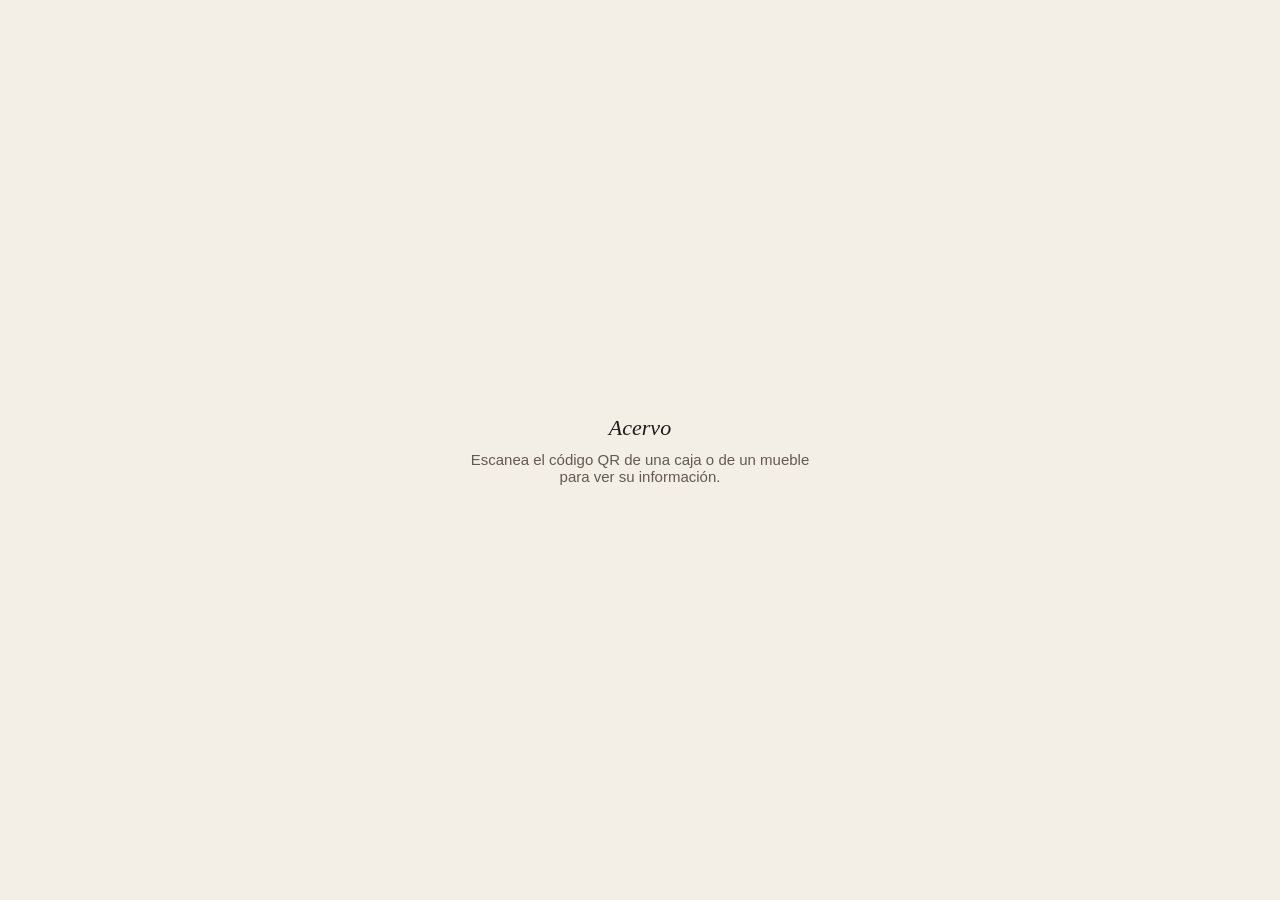
<file: index.html>
<!doctype html>
<html lang="es">
<head>
<meta charset="utf-8">
<meta name="viewport" content="width=device-width, initial-scale=1">
<meta name="robots" content="noindex">
<title>Acervo · Inventario</title>
<style>
  body{margin:0;min-height:100vh;display:flex;align-items:center;justify-content:center;background:#F3EFE7;color:#1E1B16;font-family:Arial,sans-serif;text-align:center;padding:16px;box-sizing:border-box}
  .marca{font-family:Georgia,serif;font-style:italic;font-size:22px;margin-bottom:10px}
  .txt{color:#625A4E;font-size:15px;max-width:360px}
  .giro{width:28px;height:28px;margin:16px auto 0;border:3px solid #E4DCCF;border-top-color:#9A4A24;border-radius:50%;animation:g 0.9s linear infinite}
  @keyframes g{to{transform:rotate(360deg)}}
  a{color:#9A4A24;font-weight:bold}
</style>
</head>
<body>
<div>
  <div class="marca">Acervo</div>
  <div class="txt" id="txt">Abriendo…</div>
  <div class="giro" id="giro"></div>
</div>
<script>
// Página intermedia: pide la ficha o la caja a la app web de la hoja (sin usar la sesión de Google,
// por eso abre aunque el navegador tenga varias cuentas) y la muestra tal cual.
var APP = 'https://script.google.com/macros/s/AKfycbyPIvY-HEOvuMO2wCouAHOOztBJiZ9hp69J2ElJyL1W5Mo3nliKsAn_Wmz77H4B2kdMQg/exec';
var q = location.search;
function fallo(msg) {
  document.getElementById('giro').style.display = 'none';
  document.getElementById('txt').innerHTML = msg;
}
if (!q || q.length < 2) {
  fallo('Escanea el código QR de una caja o de un mueble para ver su información.');
} else {
  fetch(APP + q + '&formato=json', { credentials: 'omit' })
    .then(function (r) { if (!r.ok) throw new Error('HTTP ' + r.status); return r.json(); })
    .then(function (d) {
      if (!d || !d.html) throw new Error('sin contenido');
      document.open(); document.write(d.html); document.close();
    })
    .catch(function () {
      fallo('No se pudo cargar la información. Revisa la conexión y recarga la página.<br><br>' +
            '<a href="' + APP + q + '">Abrir directamente</a>');
    });
}
</script>
</body>
</html>
</file>
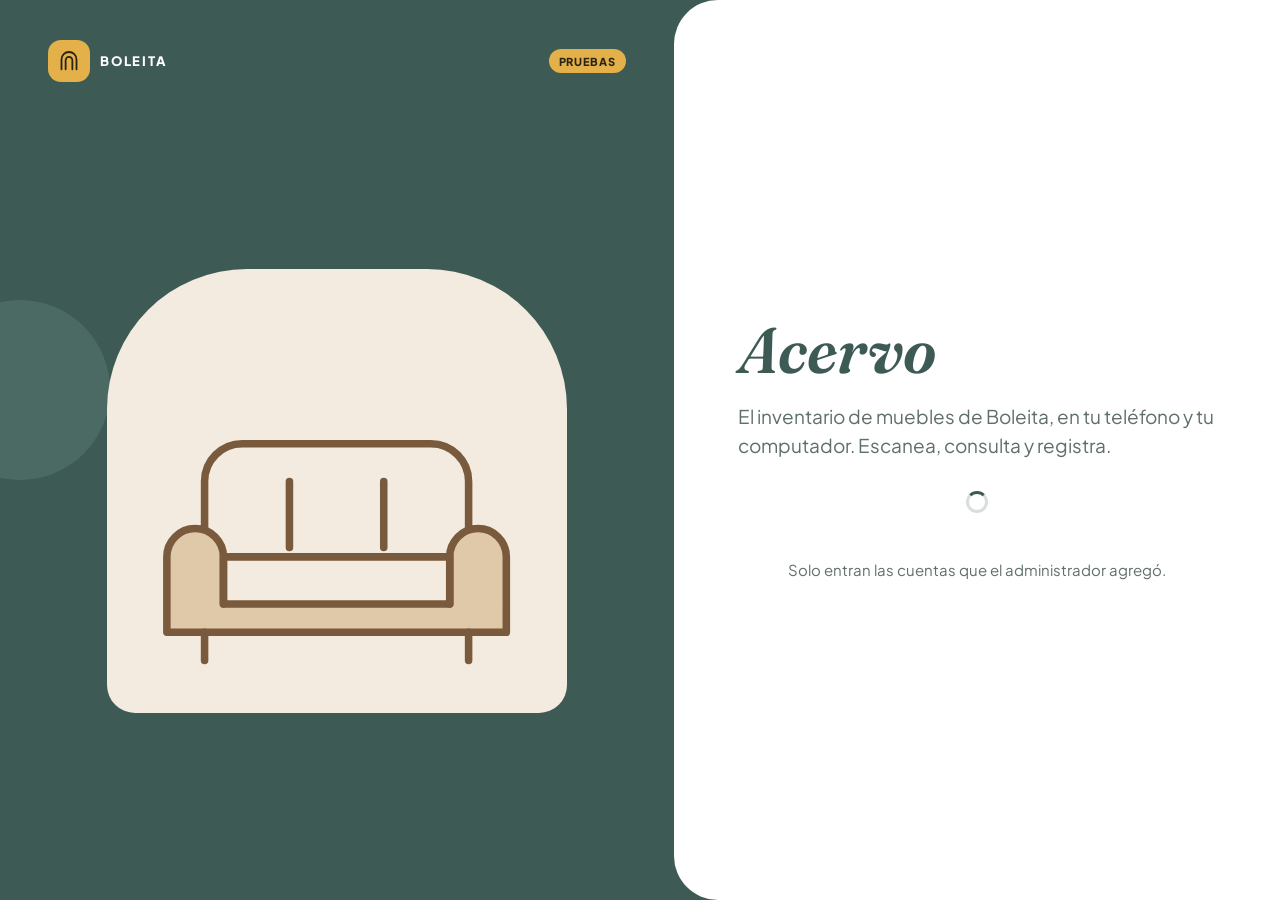
<file: app-pruebas/index.html>
<!doctype html>
<html lang="es">
<head>
<meta charset="utf-8">
<meta name="viewport" content="width=device-width, initial-scale=1, viewport-fit=cover">
<title>Acervo · PRUEBAS</title>
<meta name="description" content="Inventario de muebles de Boleita: escanea, consulta y registra.">
<meta name="theme-color" content="#3E5A55">
<meta name="apple-mobile-web-app-capable" content="yes">
<meta name="mobile-web-app-capable" content="yes">
<meta name="apple-mobile-web-app-title" content="Acervo P">
<meta name="apple-mobile-web-app-status-bar-style" content="default">
<link rel="manifest" href="manifest.webmanifest">
<link rel="icon" href="favicon-32.png" sizes="32x32">
<link rel="apple-touch-icon" href="apple-touch-icon.png">
<link rel="preconnect" href="https://fonts.googleapis.com">
<link rel="preconnect" href="https://fonts.gstatic.com" crossorigin>
<link rel="stylesheet" href="https://fonts.googleapis.com/css2?family=Fraunces:ital,opsz,wght@1,9..144,600&family=Plus+Jakarta+Sans:wght@400;500;600;700;800&family=JetBrains+Mono:wght@600&display=swap">
<link rel="stylesheet" href="app.css">
<script src="config.js"></script>
<script src="https://accounts.google.com/gsi/client" async defer></script>
</head>
<body>
<div id="app" aria-live="polite"></div>
<div id="hoja" class="hoja-fondo" hidden></div>
<div id="aviso" class="aviso" role="status" hidden></div>
<script src="app.js"></script>
</body>
</html>
</file>
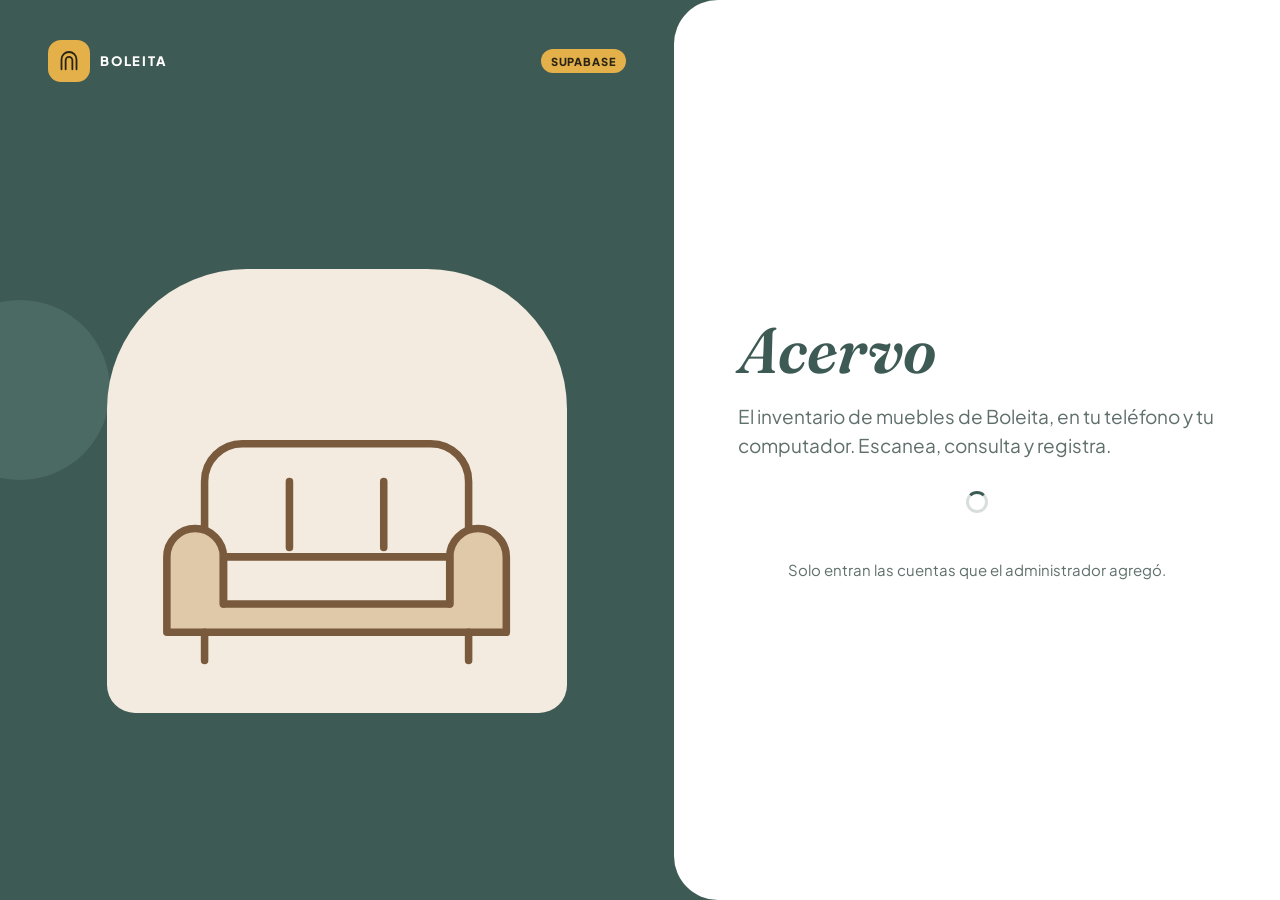
<file: app-supabase/index.html>
<!doctype html>
<html lang="es">
<head>
<meta charset="utf-8">
<meta name="viewport" content="width=device-width, initial-scale=1, viewport-fit=cover">
<title>Acervo · Supabase</title>
<meta name="description" content="Inventario de muebles de Boleita: escanea, consulta y registra.">
<meta name="theme-color" content="#3E5A55">
<meta name="apple-mobile-web-app-capable" content="yes">
<meta name="mobile-web-app-capable" content="yes">
<meta name="apple-mobile-web-app-title" content="Acervo S">
<meta name="apple-mobile-web-app-status-bar-style" content="default">
<link rel="manifest" href="manifest.webmanifest">
<link rel="icon" href="favicon-32.png" sizes="32x32">
<link rel="apple-touch-icon" href="apple-touch-icon.png">
<link rel="preconnect" href="https://fonts.googleapis.com">
<link rel="preconnect" href="https://fonts.gstatic.com" crossorigin>
<link rel="stylesheet" href="https://fonts.googleapis.com/css2?family=Fraunces:ital,opsz,wght@1,9..144,600&family=Plus+Jakarta+Sans:wght@400;500;600;700;800&family=JetBrains+Mono:wght@600&display=swap">
<link rel="stylesheet" href="app.css">
<script src="config.js"></script>
<script src="https://accounts.google.com/gsi/client" async defer></script>
</head>
<body>
<div id="app" aria-live="polite"></div>
<div id="hoja" class="hoja-fondo" hidden></div>
<div id="aviso" class="aviso" role="status" hidden></div>
<script src="app.js"></script>
</body>
</html>
</file>
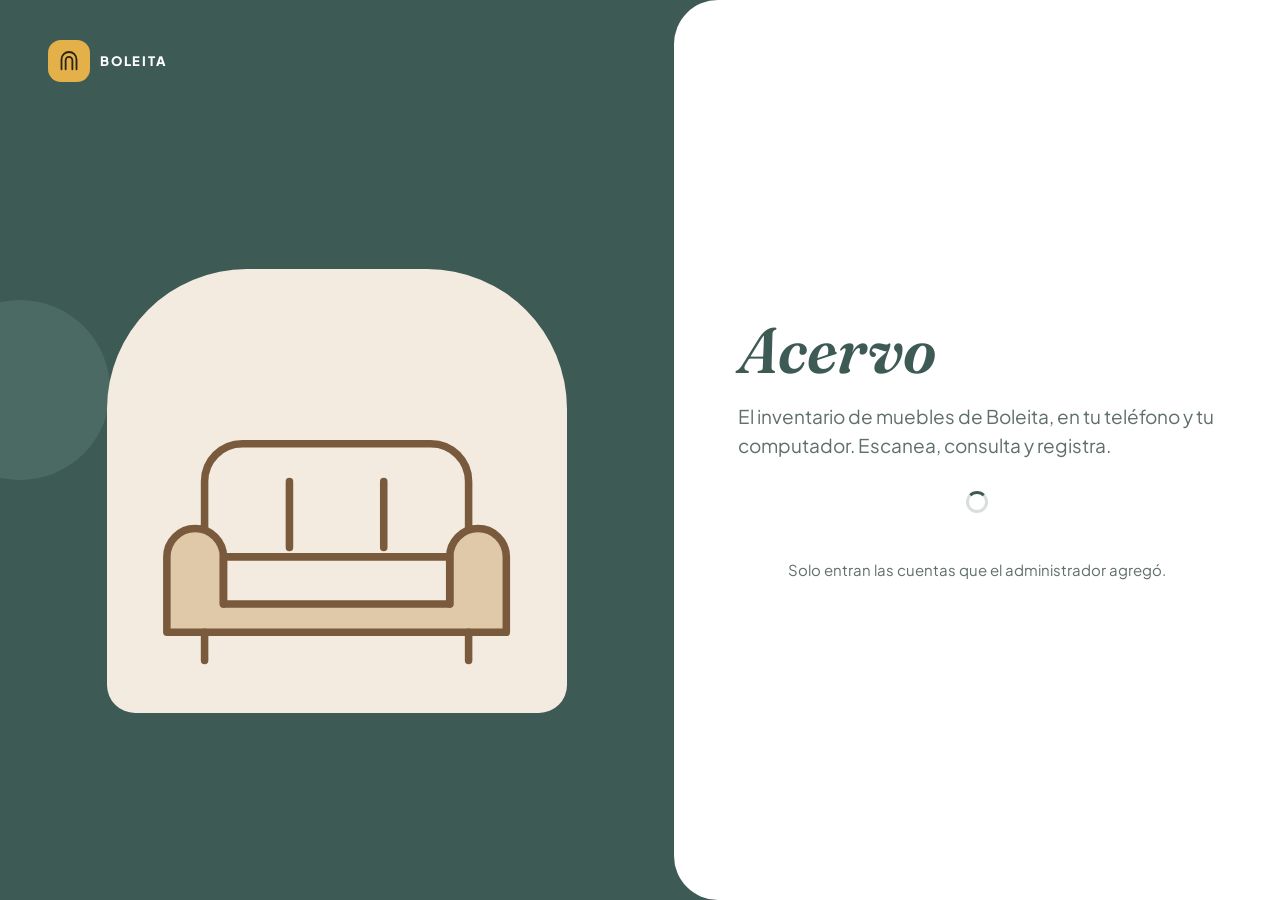
<file: app/index.html>
<!doctype html>
<html lang="es">
<head>
<meta charset="utf-8">
<meta name="viewport" content="width=device-width, initial-scale=1, viewport-fit=cover">
<title>Acervo · Inventario</title>
<meta name="description" content="Inventario de muebles de Boleita: escanea, consulta y registra.">
<meta name="theme-color" content="#3E5A55">
<meta name="apple-mobile-web-app-capable" content="yes">
<meta name="mobile-web-app-capable" content="yes">
<meta name="apple-mobile-web-app-title" content="Acervo">
<meta name="apple-mobile-web-app-status-bar-style" content="default">
<link rel="manifest" href="manifest.webmanifest">
<link rel="icon" href="favicon-32.png" sizes="32x32">
<link rel="apple-touch-icon" href="apple-touch-icon.png">
<link rel="preconnect" href="https://fonts.googleapis.com">
<link rel="preconnect" href="https://fonts.gstatic.com" crossorigin>
<link rel="stylesheet" href="https://fonts.googleapis.com/css2?family=Fraunces:ital,opsz,wght@1,9..144,600&family=Plus+Jakarta+Sans:wght@400;500;600;700;800&family=JetBrains+Mono:wght@600&display=swap">
<link rel="stylesheet" href="app.css">
<script src="config.js"></script>
<script src="https://accounts.google.com/gsi/client" async defer></script>
</head>
<body>
<div id="app" aria-live="polite"></div>
<div id="hoja" class="hoja-fondo" hidden></div>
<div id="aviso" class="aviso" role="status" hidden></div>
<script src="app.js"></script>
</body>
</html>
</file>
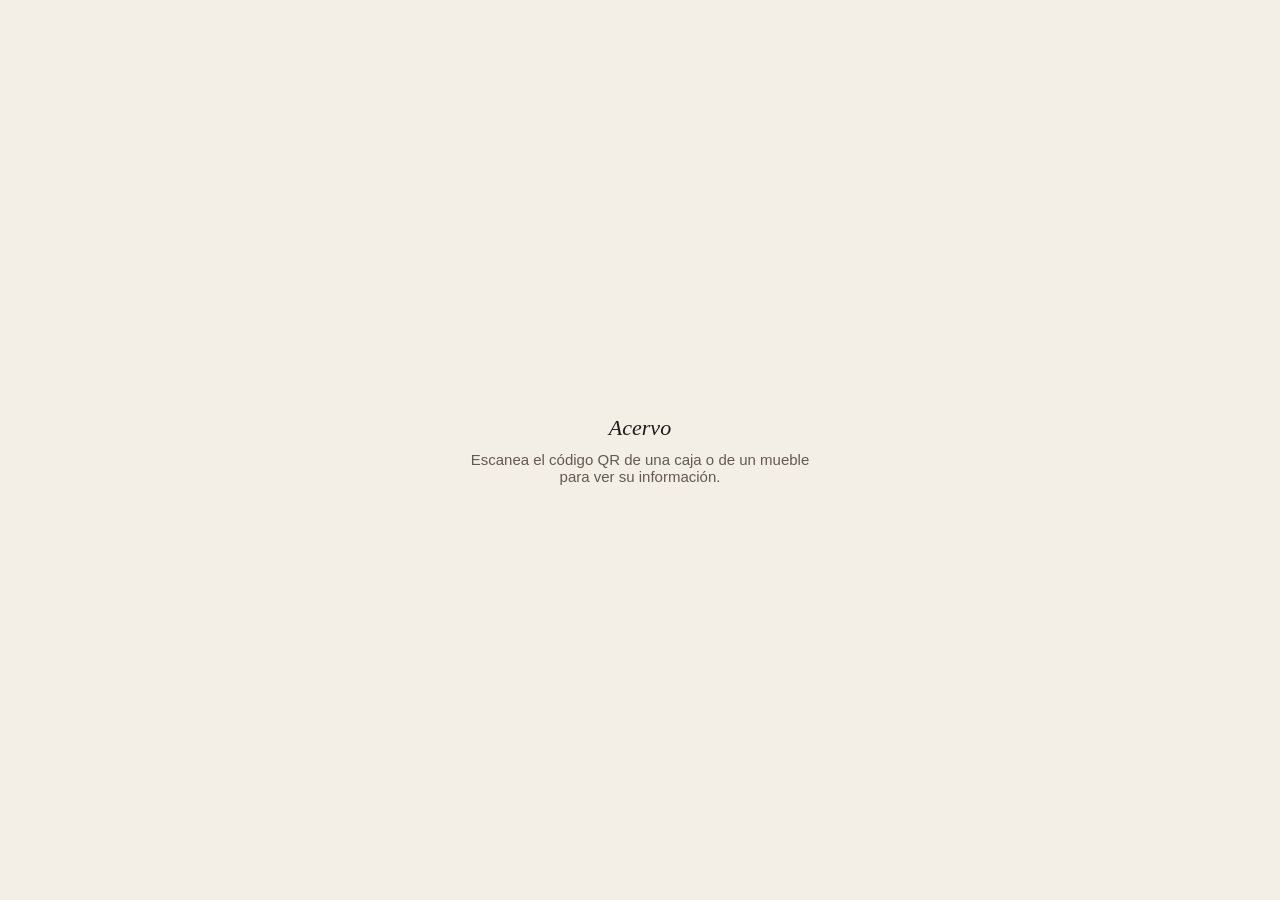
<file: fichas-pruebas/index.html>
<!doctype html>
<html lang="es">
<head>
<meta charset="utf-8">
<meta name="viewport" content="width=device-width, initial-scale=1">
<meta name="robots" content="noindex">
<title>Acervo · PRUEBAS</title>
<style>
  body{margin:0;min-height:100vh;display:flex;align-items:center;justify-content:center;background:#F3EFE7;color:#1E1B16;font-family:Arial,sans-serif;text-align:center;padding:16px;box-sizing:border-box}
  .marca{font-family:Georgia,serif;font-style:italic;font-size:22px;margin-bottom:10px}
  .txt{color:#625A4E;font-size:15px;max-width:360px}
  .giro{width:28px;height:28px;margin:16px auto 0;border:3px solid #E4DCCF;border-top-color:#9A4A24;border-radius:50%;animation:g 0.9s linear infinite}
  @keyframes g{to{transform:rotate(360deg)}}
  a{color:#9A4A24;font-weight:bold}
</style>
</head>
<body>
<div>
  <div class="marca">Acervo</div>
  <div class="txt" id="txt">Abriendo…</div>
  <div class="giro" id="giro"></div>
</div>
<script>
// Página intermedia: pide la ficha o la caja a la app web de la hoja (sin usar la sesión de Google,
// por eso abre aunque el navegador tenga varias cuentas) y la muestra tal cual.
var APP = 'https://script.google.com/macros/s/AKfycbwx_rFeDy8-UIIB5uCBxI5gdpmi-DaTvXYKiYwgbOqeOzJxO6X-rngRspN42sTqApAu3g/exec';   // COPIA DE PRUEBAS
var q = location.search;
function fallo(msg) {
  document.getElementById('giro').style.display = 'none';
  document.getElementById('txt').innerHTML = msg;
}
if (!q || q.length < 2) {
  fallo('Escanea el código QR de una caja o de un mueble para ver su información.');
} else {
  fetch(APP + q + '&formato=json', { credentials: 'omit' })
    .then(function (r) { if (!r.ok) throw new Error('HTTP ' + r.status); return r.json(); })
    .then(function (d) {
      if (!d || !d.html) throw new Error('sin contenido');
      document.open(); document.write(d.html); document.close();
    })
    .catch(function () {
      fallo('No se pudo cargar la información. Revisa la conexión y recarga la página.<br><br>' +
            '<a href="' + APP + q + '">Abrir directamente</a>');
    });
}
</script>
</body>
</html>
</file>
<file: app-pruebas/app.css>
:root{
  color-scheme: light;
  --verde:#3E5A55; --verde2:#4C6A64; --verde-claro:#C9D8D3;
  --mostaza:#D9A43B; --mostaza2:#E3B04A; --mostaza-tinta:#2A2414;
  --tinta:#22312E; --gris:#5F6F6B; --fondo:#EEF3F1; --campo:#F4F7F5; --borde:#D5DEDA;
  --beige:#F3EBDF; --beige2:#DFC9A8; --cafe:#7A5A3C; --codigo:#8A5E10;
  --ok-f:#E3F3EA; --ok-t:#22704F; --mal-f:#FBE5DE; --mal-t:#A63F27;
  --rep-f:#FBF0D9; --rep-t:#7A4F0E; --enrep-f:#DFE5F1; --enrep-t:#34466F;
  --sombra:0 1px 2px rgba(34,49,46,.04),0 8px 22px rgba(34,49,46,.07);
  --seguro-abajo:env(safe-area-inset-bottom,0px);
  --seguro-arriba:env(safe-area-inset-top,0px);
  font-family:'Plus Jakarta Sans',system-ui,-apple-system,'Segoe UI',sans-serif;
}
*{box-sizing:border-box}
html,body{margin:0;background:var(--fondo);color:var(--tinta);-webkit-text-size-adjust:100%}
body{min-height:100vh;min-height:100dvh}
button,input,select,textarea{font:inherit;color:inherit}
a{color:var(--codigo)}
img{max-width:100%}
.ico{width:22px;height:22px;fill:none;stroke:currentColor;stroke-width:1.8;stroke-linecap:round;stroke-linejoin:round;flex-shrink:0}
.oculto{position:absolute!important;width:1px;height:1px;overflow:hidden;clip:rect(0 0 0 0);white-space:nowrap}
.codigo{font-family:'JetBrains Mono',ui-monospace,monospace;font-weight:600;font-size:12px;color:var(--codigo)}
.lab{font-size:11px;font-weight:800;letter-spacing:.1em;text-transform:uppercase;color:var(--gris);margin:0}
.muted{color:var(--gris)}
:focus-visible{outline:3px solid var(--mostaza);outline-offset:2px}

/* ---------- Estructura ---------- */
.marco{min-height:100vh;min-height:100dvh;display:flex}
.lateral{display:none}
.contenido{flex:1;min-width:0;padding-bottom:calc(110px + var(--seguro-abajo))}
.envoltura{max-width:1120px;margin:0 auto;padding:0 20px}
.banda{background:var(--verde);color:#fff;border-radius:0 0 34px 34px;padding:calc(20px + var(--seguro-arriba)) 20px 72px;position:relative;overflow:hidden}
.banda::before{content:"";position:absolute;right:-60px;top:-70px;width:200px;height:200px;border-radius:50%;background:var(--verde2)}
.banda > *{position:relative}
.banda-baja{padding-bottom:28px}
.prueba{display:inline-flex;align-items:center;gap:6px;height:24px;padding:0 10px;border-radius:999px;background:var(--mostaza2);color:var(--mostaza-tinta);font-size:11px;font-weight:800;letter-spacing:.08em;text-transform:uppercase}
.saludo{display:flex;align-items:center;gap:12px}
.avatar{width:52px;height:52px;border-radius:50%;border:3px solid var(--mostaza2);padding:3px;flex-shrink:0}
.avatar > *{width:100%;height:100%;border-radius:50%;background:var(--beige);color:var(--verde);display:flex;align-items:center;justify-content:center;font-weight:800;object-fit:cover}
.titulo-banda{font-size:22px;font-weight:800;margin:0}
.sub-banda{font-size:13px;color:var(--verde-claro);font-weight:600}
.btn-banda{width:44px;height:44px;border-radius:14px;background:rgba(255,255,255,.12);border:0;color:#fff;display:flex;align-items:center;justify-content:center;cursor:pointer;text-decoration:none}
.btn-banda:hover{background:rgba(255,255,255,.2)}
.buscador{margin-top:20px;display:flex;align-items:center;gap:10px;height:52px;padding:0 18px;background:#fff;border-radius:999px;color:var(--gris)}
.buscador input{flex:1;min-width:0;border:0;outline:none;background:transparent;color:var(--tinta);font-weight:600;font-size:16px}
.solapa{margin-top:-48px;position:relative;display:flex;flex-direction:column;gap:22px}

/* ---------- Tarjetas y botones ---------- */
.tarjeta{background:#fff;border-radius:24px;box-shadow:var(--sombra)}
.escanear{display:flex;align-items:center;gap:16px;padding:18px;color:var(--tinta);text-decoration:none;border-radius:26px;background:#fff;box-shadow:0 12px 30px rgba(34,49,46,.12)}
.escanear .cuadro{width:72px;height:72px;border-radius:22px;background:var(--mostaza);color:var(--mostaza-tinta);display:flex;align-items:center;justify-content:center;flex-shrink:0}
.escanear:hover{box-shadow:0 14px 34px rgba(34,49,46,.18)}
.rapidas{display:grid;grid-template-columns:repeat(4,minmax(0,1fr));gap:8px}
.rapida{display:flex;flex-direction:column;align-items:center;gap:8px;color:var(--tinta);text-decoration:none;font-size:12px;font-weight:700;background:none;border:0;cursor:pointer;padding:0}
.rapida span.b{width:58px;height:58px;border-radius:20px;background:#fff;display:flex;align-items:center;justify-content:center;color:var(--codigo);box-shadow:0 6px 16px rgba(34,49,46,.08)}
.rapida:hover span.b{background:var(--beige)}
.cabecera{display:flex;align-items:center;justify-content:space-between;gap:12px;margin-bottom:12px}
.cabecera h2{font-size:17px;font-weight:800;margin:0}
.boton{display:inline-flex;align-items:center;justify-content:center;gap:8px;height:52px;padding:0 22px;border-radius:999px;border:0;font-weight:800;font-size:13px;letter-spacing:.06em;text-transform:uppercase;text-decoration:none;cursor:pointer;white-space:nowrap}
.boton:disabled{opacity:.55;cursor:default}
.oro{background:var(--mostaza);color:var(--mostaza-tinta)}.oro:hover:not(:disabled){background:var(--mostaza2)}
.verde{background:var(--verde);color:#fff}.verde:hover:not(:disabled){background:#35504B}
.suave{background:var(--fondo);color:var(--tinta)}.suave:hover:not(:disabled){background:#E3EBE8}
.texto{background:transparent;color:var(--codigo);height:44px}
.circular{width:54px;height:54px;padding:0;border-radius:50%}
.enlace-chico{font-size:13px;font-weight:800;text-decoration:none;background:none;border:0;color:var(--codigo);cursor:pointer}

/* ---------- Filas de lista ---------- */
.lista{display:flex;flex-direction:column;gap:10px}
.fila{display:flex;align-items:center;gap:12px;padding:12px;border-radius:20px;background:#fff;color:var(--tinta);text-decoration:none;border:0;width:100%;text-align:left;cursor:pointer}
.fila:hover{box-shadow:var(--sombra)}
.fila .cuerpo{min-width:0;flex:1}
.fila .nombre{font-weight:800;font-size:15px;white-space:nowrap;overflow:hidden;text-overflow:ellipsis}
.fila .detalle{font-size:12px;color:var(--gris);margin-top:2px}
.fila .lado{text-align:right;flex-shrink:0}
.mini{width:52px;height:52px;border-radius:15px;background:var(--beige);display:flex;align-items:center;justify-content:center;flex-shrink:0;overflow:hidden;color:#8C6B4A}
.mini img{width:100%;height:100%;object-fit:cover}
.mini.caja{background:#E3EDE9;color:var(--verde)}
.mini svg{width:30px;height:30px;fill:none;stroke:currentColor;stroke-width:1.7;stroke-linecap:round;stroke-linejoin:round}
.pill{display:inline-flex;align-items:center;padding:4px 10px;border-radius:999px;font-size:12px;font-weight:700;white-space:nowrap}
.e0{background:var(--ok-f);color:var(--ok-t)}.e1{background:var(--mal-f);color:var(--mal-t)}
.e2{background:var(--rep-f);color:var(--rep-t)}.e3{background:var(--enrep-f);color:var(--enrep-t)}
.e4{background:var(--fondo);color:var(--tinta);box-shadow:inset 0 0 0 1px var(--linea, rgba(0,0,0,.12))}
.neutra{background:var(--fondo);color:var(--tinta)}
.vacio{padding:28px 20px;text-align:center;color:var(--gris);background:#fff;border-radius:20px}

/* ---------- Inventario ---------- */
.filtros{display:flex;gap:8px;overflow-x:auto;padding:2px 2px 6px;scrollbar-width:none}
.filtros::-webkit-scrollbar{display:none}
.chip{height:38px;padding:0 16px;border-radius:999px;border:1.5px solid var(--borde);background:#fff;color:var(--tinta);font-weight:800;font-size:13px;white-space:nowrap;cursor:pointer;flex-shrink:0}
.chip[aria-pressed="true"]{background:var(--verde);border-color:var(--verde);color:#fff}
.selector{height:38px;padding:0 34px 0 14px;border-radius:999px;border:1.5px solid var(--borde);background:#fff url("data:image/svg+xml,%3Csvg xmlns='http://www.w3.org/2000/svg' viewBox='0 0 24 24' fill='none' stroke='%235F6F6B' stroke-width='2' stroke-linecap='round'%3E%3Cpath d='m6 9 6 6 6-6'/%3E%3C/svg%3E") no-repeat right 10px center/16px;font-weight:800;font-size:13px;appearance:none;-webkit-appearance:none;flex-shrink:0;cursor:pointer}
.ticket{display:flex;flex-wrap:wrap;align-items:center;gap:14px 18px;padding:14px 16px;background:#fff;border-radius:22px;box-shadow:var(--sombra);text-decoration:none;color:var(--tinta);position:relative}
.ticket:hover{outline:3px solid var(--mostaza)}
.ticket .mini{width:68px;height:68px;border-radius:18px}
.ticket .info{flex:1 1 150px;min-width:0;display:flex;flex-direction:column;gap:2px}
.ticket .grande{font-size:17px;font-weight:800;overflow:hidden;text-overflow:ellipsis}
.ticket .dato{display:flex;flex-direction:column;gap:4px;min-width:82px}
.ticket .dato b{font-size:15px}
.cuenta{font-size:13px;font-weight:800;letter-spacing:.06em;text-transform:uppercase;color:var(--tinta);margin:4px 0 0}

/* ---------- Ficha ---------- */
.foto-zona{height:340px;background:var(--beige);position:relative;display:flex;align-items:center;justify-content:center;overflow:hidden;color:var(--cafe)}
.foto-zona::before{content:"";position:absolute;right:-70px;top:-70px;width:220px;height:220px;border-radius:50%;background:#E9DCC8}
.foto-zona img{position:relative;max-width:88%;max-height:250px;border-radius:22px;object-fit:contain;box-shadow:0 10px 28px rgba(34,49,46,.18)}
.foto-zona > svg{position:relative;width:220px;height:200px;stroke-width:1.2}
.flotante{position:absolute;top:calc(16px + var(--seguro-arriba));width:46px;height:46px;border-radius:50%;background:#fff;color:var(--tinta);display:flex;align-items:center;justify-content:center;border:0;cursor:pointer;text-decoration:none;z-index:2}
.alternar{position:absolute;bottom:48px;display:flex;gap:2px;padding:4px;border-radius:999px;background:#fff;z-index:2}
.alternar button{height:34px;padding:0 16px;border-radius:999px;border:0;background:transparent;color:var(--gris);font-weight:800;font-size:11px;letter-spacing:.08em;text-transform:uppercase;cursor:pointer}
.alternar button[aria-pressed="true"]{background:var(--verde);color:#fff}
.hoja-ficha{background:#fff;border-radius:32px 32px 0 0;margin-top:-32px;position:relative;padding:24px 20px 20px;display:flex;flex-direction:column;gap:18px;min-height:50vh}
.hoja-ficha h1{font-size:28px;font-weight:800;margin:4px 0 10px;letter-spacing:-.01em;line-height:1.15}
.etiquetas{display:flex;gap:8px;flex-wrap:wrap}
.donde{border-radius:20px;background:var(--verde);color:#fff;padding:6px 6px 6px 16px}
.donde-fila{display:flex;align-items:center;gap:12px;padding:10px 10px 10px 0;border-bottom:1px solid rgba(255,255,255,.12)}
.donde-fila:last-child{border-bottom:0}
.donde-fila .lugar{flex:1;min-width:0;font-weight:800;font-size:16px}
.donde-fila .lugar small{display:block;font-weight:600;font-size:12px;color:var(--verde-claro);margin-top:3px}
.donde-fila .num{font-weight:800;font-size:22px;padding-right:8px}
.pin{width:40px;height:40px;border-radius:50%;background:rgba(255,255,255,.14);color:var(--mostaza2);display:flex;align-items:center;justify-content:center;flex-shrink:0}
.datos{display:grid;grid-template-columns:repeat(auto-fill,minmax(140px,1fr));gap:8px}
.dato-caja{padding:12px;border-radius:16px;background:var(--campo)}
.dato-caja b{display:block;margin-top:4px;font-size:14px;word-break:break-word}
.acciones-fijas{position:sticky;bottom:calc(96px + var(--seguro-abajo));display:flex;gap:10px;padding:14px 0 4px;background:linear-gradient(180deg,rgba(255,255,255,0) 0%,#fff 35%);z-index:3}
.acciones-fijas .boton{flex:1}
.acciones-fijas .circular{flex:0 0 54px}
.evento{display:flex;gap:12px;padding:12px 0;border-bottom:1px solid var(--fondo)}
.evento:last-child{border-bottom:0}
.punto{width:10px;height:10px;border-radius:50%;background:var(--mostaza);margin-top:6px;flex-shrink:0}
.evento .que{font-weight:800;font-size:14px}
.evento .mas{font-size:13px;color:var(--gris);margin-top:2px;line-height:1.45}

/* ---------- Escáner ---------- */
.escaner{position:fixed;inset:0;background:#1d2826;z-index:20;display:flex;flex-direction:column}
.escaner video{position:absolute;inset:0;width:100%;height:100%;object-fit:cover}
.escaner .velo{position:absolute;inset:0;background:radial-gradient(70% 45% at 50% 36%,#CDBBA2 0%,#9A9C92 55%,#6E7B76 100%)}
.escaner .arriba{position:absolute;left:20px;right:20px;top:calc(16px + var(--seguro-arriba));display:flex;align-items:center;justify-content:space-between;z-index:2}
.escaner .titulo{height:40px;padding:0 18px;border-radius:999px;background:rgba(255,255,255,.92);display:flex;align-items:center;font-weight:800;font-size:13px;letter-spacing:.06em;text-transform:uppercase}
.mira{position:absolute;left:50%;top:36%;width:min(260px,70vw);height:min(260px,70vw);transform:translate(-50%,-50%);border-radius:32px;box-shadow:0 0 0 999px rgba(34,49,46,.42);z-index:1}
.mira i{position:absolute;width:44px;height:44px;border:0 solid var(--mostaza2)}
.mira i:nth-child(1){left:0;top:0;border-top-width:5px;border-left-width:5px;border-top-left-radius:32px}
.mira i:nth-child(2){right:0;top:0;border-top-width:5px;border-right-width:5px;border-top-right-radius:32px}
.mira i:nth-child(3){left:0;bottom:0;border-bottom-width:5px;border-left-width:5px;border-bottom-left-radius:32px}
.mira i:nth-child(4){right:0;bottom:0;border-bottom-width:5px;border-right-width:5px;border-bottom-right-radius:32px}
.mira b{position:absolute;left:24px;right:24px;top:50%;height:3px;border-radius:2px;background:var(--mostaza2);animation:barrido 2.2s ease-in-out infinite}
@keyframes barrido{0%,100%{transform:translateY(-90px)}50%{transform:translateY(90px)}}
@media (prefers-reduced-motion:reduce){.mira b{animation:none}}
.escaner .ayuda{position:absolute;left:30px;right:30px;top:calc(36% + min(130px,35vw) + 22px);text-align:center;color:#fff;font-weight:700;font-size:15px;line-height:1.5;z-index:2}
.escaner .panel{position:absolute;left:0;right:0;bottom:0;background:#fff;border-radius:32px 32px 0 0;padding:14px 20px calc(24px + var(--seguro-abajo));display:flex;flex-direction:column;gap:12px;z-index:2;max-height:46vh;overflow:auto}
.tirador{width:44px;height:5px;border-radius:3px;background:var(--borde);align-self:center;flex-shrink:0}
.en-linea{display:flex;gap:10px}
.campo{flex:1;min-width:0;height:50px;padding:0 18px;border-radius:999px;border:0;background:var(--fondo);font-weight:600;font-size:16px;outline:none}
.campo.mono{font-family:'JetBrains Mono',monospace}
.ir{width:50px;height:50px;border-radius:50%;background:var(--mostaza);color:var(--mostaza-tinta);border:0;display:flex;align-items:center;justify-content:center;cursor:pointer;flex-shrink:0}

/* ---------- Hoja inferior (formularios) ---------- */
.hoja-fondo{position:fixed;inset:0;background:rgba(34,49,46,.4);z-index:30;display:flex;align-items:flex-end;justify-content:center}
.hoja-fondo[hidden]{display:none}
.hoja-panel{width:100%;max-width:560px;max-height:92vh;max-height:92dvh;overflow:auto;background:#fff;border-radius:32px 32px 0 0;padding:14px 20px calc(26px + var(--seguro-abajo));display:flex;flex-direction:column;gap:18px;animation:subir .22s ease-out}
@keyframes subir{from{transform:translateY(40px);opacity:.4}to{transform:none;opacity:1}}
@media (prefers-reduced-motion:reduce){.hoja-panel{animation:none}}
.hoja-panel > *{flex-shrink:0}
.hoja-cab{display:flex;align-items:center;gap:12px}
.hoja-cab .icono{width:48px;height:48px;border-radius:16px;background:#FBF0D9;color:var(--codigo);display:flex;align-items:center;justify-content:center;flex-shrink:0}
.hoja-cab h2{font-size:21px;font-weight:800;margin:0}
.cerrar{width:42px;height:42px;border-radius:50%;background:var(--fondo);border:0;display:flex;align-items:center;justify-content:center;cursor:pointer;flex-shrink:0}
.opciones{display:flex;flex-wrap:wrap;gap:8px}
.opcion{min-height:42px;padding:8px 16px;border-radius:999px;border:1.5px solid var(--borde);background:#fff;color:var(--tinta);font-weight:800;font-size:13px;cursor:pointer;text-align:left}
.opcion[aria-pressed="true"]{background:var(--verde);border-color:var(--verde);color:#fff}
.opcion:disabled{opacity:.4;cursor:default}
.opcion small{font-weight:600;opacity:.8}
.contador{display:flex;align-items:center;gap:12px}
.paso{width:48px;height:48px;border-radius:50%;border:0;background:var(--fondo);display:flex;align-items:center;justify-content:center;cursor:pointer;flex-shrink:0}
.paso.mas{background:var(--verde);color:#fff}
.contador input{flex:1;min-width:0;height:48px;border-radius:999px;border:0;background:var(--campo);text-align:center;font-size:24px;font-weight:800;outline:none}
.select-campo{width:100%;height:48px;padding:0 18px;border-radius:999px;border:0;background:var(--campo) url("data:image/svg+xml,%3Csvg xmlns='http://www.w3.org/2000/svg' viewBox='0 0 24 24' fill='none' stroke='%235F6F6B' stroke-width='2' stroke-linecap='round'%3E%3Cpath d='m6 9 6 6 6-6'/%3E%3C/svg%3E") no-repeat right 16px center/18px;font-weight:700;font-size:15px;appearance:none;-webkit-appearance:none}
.texto-campo{width:100%;height:48px;padding:0 18px;border-radius:999px;border:0;background:var(--campo);font-weight:600;font-size:16px;outline:none}
.error{padding:12px 16px;border-radius:16px;background:var(--mal-f);color:var(--mal-t);font-weight:700;font-size:14px;line-height:1.45}
.listo{flex:1;display:flex;flex-direction:column;align-items:center;text-align:center;gap:14px;padding:20px 12px}
.listo .ok{width:92px;height:92px;border-radius:50%;background:var(--ok-f);color:var(--ok-t);display:flex;align-items:center;justify-content:center}

/* ---------- Navegación ---------- */
.barra{position:fixed;left:12px;right:12px;bottom:calc(14px + var(--seguro-abajo));height:72px;border-radius:999px;background:#fff;box-shadow:0 10px 30px rgba(34,49,46,.16);display:flex;align-items:center;justify-content:space-around;padding:0 6px;z-index:10;max-width:560px;margin:0 auto}
.pest{display:flex;flex-direction:column;align-items:center;gap:4px;color:var(--gris);text-decoration:none;font-size:11px;font-weight:700;min-width:56px;padding:6px 0}
.pest[aria-current="page"]{color:var(--tinta)}
.pest[aria-current="page"] .ico{color:var(--codigo)}
.centro{width:60px;height:60px;border-radius:50%;background:var(--verde);color:#fff;display:flex;align-items:center;justify-content:center;margin-top:-30px;border:5px solid var(--fondo);text-decoration:none}

/* ---------- Entrar ---------- */
.entrar{min-height:100vh;min-height:100dvh;background:var(--verde);position:relative;overflow:hidden;display:flex;flex-direction:column}
.entrar .sol{position:absolute;right:-90px;top:-90px;width:280px;height:280px;border-radius:50%;background:var(--mostaza2)}
.entrar .luna{position:absolute;left:-70px;top:300px;width:180px;height:180px;border-radius:50%;background:var(--verde2)}
.entrar .marca{position:relative;display:flex;align-items:center;gap:10px;padding:calc(36px + var(--seguro-arriba)) 28px 0;color:#fff;font-size:13px;font-weight:800;letter-spacing:.14em;text-transform:uppercase}
.logo{width:42px;height:42px;border-radius:13px;background:var(--mostaza2);display:flex;align-items:center;justify-content:center;flex-shrink:0}
.logo svg{width:24px;height:24px;fill:none;stroke:var(--mostaza-tinta);stroke-width:2.4;stroke-linecap:round}
.entrar .arco{position:relative;align-self:center;margin:34px 0 0;width:min(280px,72vw);aspect-ratio:280/270;border-radius:140px 140px 28px 28px;background:var(--beige);display:flex;align-items:flex-end;justify-content:center;padding-bottom:24px}
.entrar .arco svg{width:82%;height:auto;fill:none;stroke:var(--cafe);stroke-width:1.6;stroke-linecap:round;stroke-linejoin:round}
.entrar .tarjeta-entrar{position:relative;margin-top:auto;background:#fff;border-radius:34px 34px 0 0;padding:34px 28px calc(36px + var(--seguro-abajo));display:flex;flex-direction:column;gap:14px;min-height:340px}
.entrar h1{font-family:Fraunces,Georgia,serif;font-style:italic;font-weight:600;font-size:46px;line-height:1;margin:0;color:var(--verde)}
.entrar p{font-size:16px;line-height:1.5;color:var(--gris);margin:0}
.boton-google{min-height:48px;display:flex;justify-content:center;margin-top:auto}
.nota-acceso{font-size:13px;line-height:1.5;color:var(--gris);text-align:center}

/* ---------- Avisos y carga ---------- */
.aviso{position:fixed;left:50%;bottom:calc(100px + var(--seguro-abajo));transform:translateX(-50%);background:var(--tinta);color:#fff;padding:12px 18px;border-radius:16px;font-weight:700;font-size:14px;z-index:40;max-width:calc(100vw - 32px);box-shadow:0 10px 30px rgba(0,0,0,.2)}
.cargando{display:flex;flex-direction:column;gap:10px}
.cargando i{display:block;height:76px;border-radius:20px;background:linear-gradient(90deg,#fff 0%,#F4F7F5 50%,#fff 100%);background-size:200% 100%;animation:brillo 1.2s linear infinite}
@keyframes brillo{to{background-position:-200% 0}}
@media (prefers-reduced-motion:reduce){.cargando i{animation:none}}
.giro{width:22px;height:22px;border-radius:50%;border:3px solid rgba(42,36,20,.25);border-top-color:var(--mostaza-tinta);animation:girar .8s linear infinite}
@keyframes girar{to{transform:rotate(360deg)}}

/* ---------- Computador ---------- */
@media (min-width:960px){
  .marco{padding:24px;gap:24px;background:#DCE6E2}
  .lateral{display:flex;flex-direction:column;gap:6px;width:250px;flex-shrink:0;background:var(--verde);color:#fff;border-radius:32px;padding:28px 0 24px 16px;position:sticky;top:24px;height:calc(100vh - 48px)}
  .lateral .perfil{display:flex;flex-direction:column;align-items:center;text-align:center;gap:8px;padding:0 16px 22px 0}
  .lateral .perfil .avatar{width:82px;height:82px}
  .lateral .perfil .avatar > *{font-size:26px}
  .lateral a.nav{display:flex;align-items:center;gap:14px;padding:13px 20px;color:#E4EEEA;text-decoration:none;font-size:13px;font-weight:700;letter-spacing:.06em;text-transform:uppercase;border-radius:999px 0 0 999px}
  .lateral a.nav:hover{background:rgba(255,255,255,.08);color:#fff}
  .lateral a.nav[aria-current="page"]{background:var(--fondo);color:var(--tinta)}
  .lateral a.nav[aria-current="page"] .ico{color:var(--codigo)}
  .lateral .pie{margin-top:auto;padding:0 16px 0 6px;display:flex;align-items:center;gap:10px}
  .contenido{background:var(--fondo);border-radius:32px;padding-bottom:40px;overflow:hidden}
  .barra{display:none}
  .banda{border-radius:0 0 34px 34px;padding-top:28px}
  .acciones-fijas{bottom:0}
  .foto-zona{height:380px}
  .vista-ficha{display:grid;grid-template-columns:minmax(0,1fr) minmax(0,1.1fr);gap:0;min-height:calc(100vh - 48px)}
  .vista-ficha .foto-zona{height:auto;min-height:100%}
  .vista-ficha .hoja-ficha{margin-top:0;border-radius:0}
  .hoja-fondo{align-items:center}
  .hoja-panel{border-radius:32px;max-height:88vh}
  .escaner{left:calc(24px + 250px + 24px);right:24px;top:24px;bottom:24px;border-radius:32px;overflow:hidden}
  .escaner .panel{max-height:none}
}

/* ---------- v2: todo más grande y sin espacios vacíos ---------- */
.esc-titulo{font-size:20px;font-weight:800;margin-top:4px}
.esc-sub{font-size:13px;margin-top:2px}
.col-a{display:flex;flex-direction:column;gap:20px}
.rapida{font-size:13px}
.rapida .rt{display:flex;flex-direction:column;align-items:center}
.rapida .rt small{display:none}
.resumen{padding:14px 8px;display:grid;grid-template-columns:repeat(4,minmax(0,1fr));gap:4px;text-align:center}
.resumen > *{color:var(--tinta);text-decoration:none;border-radius:16px;padding:6px 2px}
.resumen a:hover{background:var(--fondo)}
.resumen .lab{font-size:10px;letter-spacing:.06em}
.num-grande{font-size:26px;font-weight:800;line-height:1.15}
.instalar-fila{padding:16px;display:flex;align-items:center;gap:14px;color:var(--tinta);text-decoration:none}
.nombre-grande{font-weight:800;font-size:16px}
.fila .nombre{font-size:16px}
.fila .detalle{font-size:13px}
.ticket .grande{font-size:18px}
.foto-zona{height:380px}
.foto-zona img{max-height:300px;max-width:92%}
.foto-zona > svg{width:250px;height:230px}
.hoja-ficha h1{font-size:30px}
.opcion{font-size:14px;min-height:46px}
.boton-ancho{width:100%}
.pasos{margin:4px 0 0;padding-left:24px;display:flex;flex-direction:column;gap:10px;font-size:16px;line-height:1.45;color:var(--tinta)}
.pasos li::marker{font-weight:800;color:var(--codigo)}
.otros{border-top:1px solid var(--fondo);padding-top:12px}
.otros summary{cursor:pointer;font-weight:800;font-size:14px;color:var(--codigo)}
.listo-chico{display:flex;align-items:center;gap:10px;padding:14px 16px;border-radius:16px;background:var(--ok-f);color:var(--ok-t);font-weight:800}
@media (min-width:960px){
  .envoltura{max-width:none;padding:0 36px}
  .banda{padding:32px 36px 84px}
  .banda-baja{padding-bottom:32px}
  .banda .envoltura{padding:0}
  .titulo-banda{font-size:30px}
  .sub-banda{font-size:15px}
  .avatar{width:60px;height:60px}
  .buscador{height:60px;padding:0 22px}
  .buscador input{font-size:18px}
  .solapa{display:grid;grid-template-columns:minmax(0,1fr) minmax(0,1.1fr);gap:28px;align-items:start}
  .col-a{gap:22px}
  .col-b{background:#fff;border-radius:28px;padding:22px 22px 14px;box-shadow:var(--sombra)}
  .col-b .fila{background:var(--campo)}
  .escanear{padding:24px}
  .escanear .cuadro{width:88px;height:88px;border-radius:26px}
  .esc-titulo{font-size:25px}
  .esc-sub{font-size:15px}
  .rapidas{grid-template-columns:repeat(2,minmax(0,1fr));gap:14px}
  .rapida{flex-direction:row;justify-content:flex-start;gap:14px;background:#fff;border-radius:22px;padding:16px;font-size:18px;font-weight:800;box-shadow:var(--sombra);text-align:left}
  .rapida span.b{width:58px;height:58px;box-shadow:none;background:var(--beige)}
  .rapida:hover{background:var(--beige)}
  .rapida:hover span.b{background:#fff}
  .rapida .rt{align-items:flex-start}
  .rapida .rt small{display:block;font-size:13px;font-weight:600;color:var(--gris);margin-top:2px}
  .resumen{padding:22px 12px}
  .resumen .lab{font-size:12px}
  .num-grande{font-size:38px}
  .nombre-grande{font-size:18px}
  .cabecera h2{font-size:21px}
  .enlace-chico{font-size:15px}
  .fila{padding:14px 16px;gap:16px}
  .fila .nombre{font-size:17px}
  .fila .detalle{font-size:14px}
  .codigo{font-size:13px}
  .mini{width:60px;height:60px;border-radius:18px}
  .mini svg{width:34px;height:34px}
  .rejilla{display:grid;grid-template-columns:repeat(auto-fill,minmax(400px,1fr));gap:14px}
  .tickets{display:grid;grid-template-columns:repeat(auto-fill,minmax(380px,1fr));gap:16px}
  .tickets .ticket{align-items:stretch;padding:18px;gap:14px}
  .tickets .ticket .info{flex:1 1 calc(100% - 100px)}
  .tickets .ticket .mini{width:84px;height:84px;border-radius:22px}
  .tickets .ticket .mini svg{width:48px;height:48px}
  .tickets .ticket .grande{font-size:19px;white-space:normal}
  .tickets .ticket .dato{flex:1 1 0;padding:10px 12px;border-radius:14px;background:var(--campo);min-width:0}
  .tickets .ticket .dato b{font-size:16px}
  .chip,.selector{height:44px;font-size:15px}
  .cuenta{font-size:15px}
  .contenido{overflow:clip}
  .vista-ficha .foto-zona{position:sticky;top:0;height:calc(100vh - 48px);min-height:0}
  .vista-ficha .foto-zona img{max-width:86%;max-height:74%}
  .vista-ficha .foto-zona > svg{width:min(70%,440px);height:auto}
  .hoja-ficha{padding:36px 40px 24px;gap:22px}
  .hoja-ficha h1{font-size:40px}
  .hoja-ficha .pill{font-size:14px;padding:6px 12px}
  .donde{padding:8px 8px 8px 20px}
  .donde-fila .lugar{font-size:19px}
  .donde-fila .lugar small{font-size:14px}
  .donde-fila .num{font-size:28px}
  .pin{width:48px;height:48px}
  .dato-caja{padding:16px}
  .dato-caja b{font-size:17px}
  .evento .que{font-size:16px}
  .evento .mas{font-size:14px}
  .acciones-fijas .boton{height:58px;font-size:14px}
  .acciones-fijas .circular{flex:0 0 58px;width:58px;height:58px}
  .hoja-panel{max-width:640px;padding:20px 28px 28px}
  .hoja-cab h2{font-size:24px}
  .opcion{font-size:15px;min-height:50px}
  .entrar{display:grid;grid-template-columns:minmax(0,1fr) minmax(460px,.9fr);grid-template-rows:auto 1fr}
  .entrar .marca{grid-column:1;grid-row:1;padding:40px 48px 0}
  .entrar .arco{grid-column:1;grid-row:2;align-self:center;width:min(460px,75%);margin:0 auto}
  .entrar .tarjeta-entrar{grid-column:2;grid-row:1/span 2;margin:0;border-radius:44px 0 0 44px;padding:64px;justify-content:center;gap:20px;min-height:100vh}
  .entrar h1{font-size:64px}
  .entrar p{font-size:19px}
  .boton-google{margin-top:12px}
  .nota-acceso{font-size:15px}
}
.acciones-ficha{display:flex;gap:10px}
.acciones-ficha .boton{flex:1;height:56px}
.acciones-ficha .circular{flex:0 0 56px;width:56px;height:56px}
.descripcion{margin:0;font-size:15px;line-height:1.5;color:var(--gris)}
.ticket .dato .pill{align-self:flex-start}
.rejilla-cajas{display:grid;gap:14px}
.caja-tarjeta{display:flex;flex-direction:column;gap:14px;padding:16px;border-radius:24px;background:#fff;color:var(--tinta);text-decoration:none;box-shadow:var(--sombra)}
.caja-tarjeta:hover{outline:3px solid var(--mostaza)}
.caja-cab{display:flex;align-items:center;gap:14px}
.caja-cab .cuerpo{flex:1;min-width:0}
.caja-cab .lado{text-align:right}
.caja-nombre{font-weight:800;font-size:18px}
.caja-cab .detalle{font-size:13px;color:var(--gris);margin-top:3px}
.caja-items{list-style:none;margin:0;padding:0;display:flex;flex-direction:column;gap:6px}
.caja-items li{display:flex;justify-content:space-between;gap:12px;padding:10px 14px;border-radius:14px;background:var(--campo);font-size:15px;font-weight:600}
.caja-items li span{min-width:0;overflow:hidden;text-overflow:ellipsis;white-space:nowrap}
.caja-items .mas-items{background:transparent;color:var(--codigo);font-weight:800;padding:2px 14px}
.caja-vacia{margin:0;padding:10px 14px;border-radius:14px;background:var(--campo);color:var(--gris);font-weight:600}
@media (min-width:960px){
  .acciones-ficha .boton{height:60px;font-size:14px}
  .acciones-ficha .circular{flex:0 0 60px;width:60px;height:60px}
  .descripcion{font-size:17px}
  .rejilla-cajas{grid-template-columns:repeat(auto-fill,minmax(420px,1fr));gap:18px}
  .caja-tarjeta{padding:22px;gap:16px}
  .caja-tarjeta .mini{width:72px;height:72px}
  .caja-nombre{font-size:22px}
  .caja-cab .detalle{font-size:15px}
  .caja-items li{font-size:16px;padding:12px 16px}
}

/* ===== Agregar, editar, dar de baja y cajas (v6) ===== */
.btn-banda-texto{width:auto;padding:0 16px 0 12px;gap:6px;font-size:13px;font-weight:800;letter-spacing:.04em;text-transform:uppercase;white-space:nowrap}
.agregar-fila{padding:16px;display:flex;align-items:center;gap:14px;color:var(--tinta);border:0;width:100%;font:inherit;cursor:pointer}
.agregar-fila .mini{background:var(--mostaza);color:var(--mostaza-tinta)}
.agregar-fila:hover .mini{background:var(--mostaza2)}
.fotos-campos{display:grid;grid-template-columns:repeat(2,minmax(0,1fr));gap:12px}
.foto-campo{display:flex;flex-direction:column;gap:8px;min-width:0}
.foto-campo img,.foto-campo .vacia{width:100%;aspect-ratio:4/3;border-radius:18px;object-fit:cover;background:var(--beige);display:flex;align-items:center;justify-content:center;color:#8C6B4A}
.foto-pie{display:flex;flex-direction:column;font-size:12px;color:var(--gris);line-height:1.3}
.foto-pie b{color:var(--tinta);font-size:13px}
.foto-boton{height:42px;padding:0 14px;font-size:12px;position:relative;overflow:hidden}
.foto-boton:focus-within{outline:2px solid var(--verde);outline-offset:2px}
.foto-quitar{height:32px;font-size:12px;padding:0}
.campos-2{display:grid;grid-template-columns:repeat(2,minmax(0,1fr));gap:12px}
.texto-area{width:100%;min-height:96px;padding:14px 18px;border-radius:20px;border:0;background:var(--campo);font:inherit;font-weight:600;font-size:16px;line-height:1.45;resize:vertical;outline:none}
.texto-campo:focus,.texto-area:focus,.select-campo:focus{box-shadow:0 0 0 2px var(--verde)}
.confirmo{display:flex;align-items:flex-start;gap:12px;padding:14px 16px;border-radius:16px;background:var(--campo);font-weight:700;font-size:14px;line-height:1.4;cursor:pointer}
.confirmo input{width:22px;height:22px;flex-shrink:0;accent-color:var(--verde);margin:0}
.aviso-suave{padding:12px 16px;border-radius:16px;background:var(--rep-f);color:var(--rep-t);font-weight:700;font-size:14px;line-height:1.45}
.peligro{background:var(--mal-t);color:#fff}.peligro:hover:not(:disabled){background:#8E3520}
.mini.peligro-suave{background:var(--mal-f);color:var(--mal-t)}
@media (max-width:360px){.campos-2{grid-template-columns:1fr}}
@media (min-width:960px){.agregar-fila{padding:18px 20px}.agregar-fila .nombre-grande{font-size:18px}}
/* v17: alta solo con foto, «Por completar», cuadrícula de fotos de la caja */
.sin-nombre{font-style:italic;color:var(--gris)}
.pill.pend{background:var(--rep-f);color:var(--rep-t)}
.chip-pend[aria-pressed="false"]{border-color:var(--mostaza);color:var(--mostaza-tinta)}
.aviso-suave.completar{display:flex;align-items:center;gap:12px;flex-wrap:wrap}
.aviso-suave.completar span{flex:1;min-width:160px}
.aviso-suave.completar .boton{flex:0 0 auto;height:44px;padding:0 18px}
.caja-acciones{display:flex;align-items:center;gap:12px;flex-wrap:wrap}
.caja-acciones .boton{flex:0 0 auto;height:48px;padding:0 18px}
.rejilla-fotos{display:grid;grid-template-columns:repeat(auto-fill,minmax(150px,1fr));gap:12px;margin-top:14px}
.foto-tarjeta{display:flex;flex-direction:column;background:#fff;border-radius:20px;overflow:hidden;color:var(--tinta);text-decoration:none;box-shadow:var(--sombra)}
.foto-tarjeta:hover{outline:3px solid var(--mostaza)}
.ft-foto{position:relative;aspect-ratio:1;background:var(--beige);display:flex;align-items:center;justify-content:center;color:#8C6B4A}
.ft-foto img{position:absolute;inset:0;width:100%;height:100%;object-fit:cover}
.ft-foto svg{width:56%;height:56%;fill:none;stroke:currentColor;stroke-width:1.4;stroke-linecap:round;stroke-linejoin:round}
.ft-num{position:absolute;right:8px;bottom:8px;background:var(--tinta);color:#fff;font-size:13px;font-weight:800;padding:3px 10px;border-radius:999px}
.ft-txt{padding:10px 12px 12px;min-width:0}
.ft-txt .nombre{font-weight:800;font-size:15px;line-height:1.25;display:-webkit-box;-webkit-line-clamp:2;-webkit-box-orient:vertical;overflow:hidden}
.ft-txt .detalle{font-size:12px;color:var(--gris);margin-top:3px}
.foto-rapida img,.foto-rapida .vacia{aspect-ratio:4/3;max-height:46vh}
.foto-rapida .foto-boton{height:52px;font-size:13px}
.cola{display:flex;flex-direction:column;gap:6px;font-size:14px;font-weight:700}
.cola:empty{display:none}
.cola-ok{display:flex;align-items:center;gap:8px;color:var(--ok-t)}
.cola-ok .ico{width:18px;height:18px}
.cola-va{display:flex;align-items:center;gap:8px;color:var(--gris)}
.cola-mal .boton{height:32px;padding:0 6px;font-size:12px}
@media (min-width:960px){.rejilla-fotos{grid-template-columns:repeat(auto-fill,minmax(190px,1fr));gap:16px}}
/* v18: Todo · Fuera de cajas · En cajas; buscador de cajas; cambiar nombre de caja */
.segmento{display:flex;gap:4px;padding:4px;background:var(--campo);border-radius:999px;align-self:flex-start;max-width:100%;overflow-x:auto;scrollbar-width:none}
.segmento::-webkit-scrollbar{display:none}
.segmento button{display:flex;align-items:center;gap:8px;height:40px;padding:0 16px;border:0;border-radius:999px;background:transparent;color:var(--tinta);font:inherit;font-weight:800;font-size:14px;white-space:nowrap;cursor:pointer}
.segmento button[aria-pressed="true"]{background:var(--verde);color:#fff;box-shadow:var(--sombra)}
.seg-n{font-size:12px;font-weight:800;opacity:.7}
.seg-n:empty{display:none}
.buscador-claro{margin-top:14px;background:#fff;box-shadow:var(--sombra)}
.caja-items li.contiene{background:transparent;padding:2px 14px 0;color:var(--codigo);font-size:12px;font-weight:800;text-transform:uppercase;letter-spacing:.04em}
.caja-items li.hallado{background:var(--rep-f, #FFF4D6)}
.foto-tarjeta[hidden]{display:none}
@media (max-width:420px){.segmento{align-self:stretch}.segmento button{flex:1;justify-content:center;padding:0 10px;font-size:13px}}
</file>
<file: app-supabase/app.css>
:root{
  color-scheme: light;
  --verde:#3E5A55; --verde2:#4C6A64; --verde-claro:#C9D8D3;
  --mostaza:#D9A43B; --mostaza2:#E3B04A; --mostaza-tinta:#2A2414;
  --tinta:#22312E; --gris:#5F6F6B; --fondo:#EEF3F1; --campo:#F4F7F5; --borde:#D5DEDA;
  --beige:#F3EBDF; --beige2:#DFC9A8; --cafe:#7A5A3C; --codigo:#8A5E10;
  --ok-f:#E3F3EA; --ok-t:#22704F; --mal-f:#FBE5DE; --mal-t:#A63F27;
  --rep-f:#FBF0D9; --rep-t:#7A4F0E; --enrep-f:#DFE5F1; --enrep-t:#34466F;
  --sombra:0 1px 2px rgba(34,49,46,.04),0 8px 22px rgba(34,49,46,.07);
  --seguro-abajo:env(safe-area-inset-bottom,0px);
  --seguro-arriba:env(safe-area-inset-top,0px);
  font-family:'Plus Jakarta Sans',system-ui,-apple-system,'Segoe UI',sans-serif;
}
*{box-sizing:border-box}
html,body{margin:0;background:var(--fondo);color:var(--tinta);-webkit-text-size-adjust:100%}
body{min-height:100vh;min-height:100dvh}
button,input,select,textarea{font:inherit;color:inherit}
a{color:var(--codigo)}
img{max-width:100%}
.ico{width:22px;height:22px;fill:none;stroke:currentColor;stroke-width:1.8;stroke-linecap:round;stroke-linejoin:round;flex-shrink:0}
.oculto{position:absolute!important;width:1px;height:1px;overflow:hidden;clip:rect(0 0 0 0);white-space:nowrap}
.codigo{font-family:'JetBrains Mono',ui-monospace,monospace;font-weight:600;font-size:12px;color:var(--codigo)}
.lab{font-size:11px;font-weight:800;letter-spacing:.1em;text-transform:uppercase;color:var(--gris);margin:0}
.muted{color:var(--gris)}
:focus-visible{outline:3px solid var(--mostaza);outline-offset:2px}

/* ---------- Estructura ---------- */
.marco{min-height:100vh;min-height:100dvh;display:flex}
.lateral{display:none}
.contenido{flex:1;min-width:0;padding-bottom:calc(110px + var(--seguro-abajo))}
.envoltura{max-width:1120px;margin:0 auto;padding:0 20px}
.banda{background:var(--verde);color:#fff;border-radius:0 0 34px 34px;padding:calc(20px + var(--seguro-arriba)) 20px 72px;position:relative;overflow:hidden}
.banda::before{content:"";position:absolute;right:-60px;top:-70px;width:200px;height:200px;border-radius:50%;background:var(--verde2)}
.banda > *{position:relative}
.banda-baja{padding-bottom:28px}
.prueba{display:inline-flex;align-items:center;gap:6px;height:24px;padding:0 10px;border-radius:999px;background:var(--mostaza2);color:var(--mostaza-tinta);font-size:11px;font-weight:800;letter-spacing:.08em;text-transform:uppercase}
.saludo{display:flex;align-items:center;gap:12px}
.avatar{width:52px;height:52px;border-radius:50%;border:3px solid var(--mostaza2);padding:3px;flex-shrink:0}
.avatar > *{width:100%;height:100%;border-radius:50%;background:var(--beige);color:var(--verde);display:flex;align-items:center;justify-content:center;font-weight:800;object-fit:cover}
.titulo-banda{font-size:22px;font-weight:800;margin:0}
.sub-banda{font-size:13px;color:var(--verde-claro);font-weight:600}
.btn-banda{width:44px;height:44px;border-radius:14px;background:rgba(255,255,255,.12);border:0;color:#fff;display:flex;align-items:center;justify-content:center;cursor:pointer;text-decoration:none}
.btn-banda:hover{background:rgba(255,255,255,.2)}
.buscador{margin-top:20px;display:flex;align-items:center;gap:10px;height:52px;padding:0 18px;background:#fff;border-radius:999px;color:var(--gris)}
.buscador input{flex:1;min-width:0;border:0;outline:none;background:transparent;color:var(--tinta);font-weight:600;font-size:16px}
.solapa{margin-top:-48px;position:relative;display:flex;flex-direction:column;gap:22px}

/* ---------- Tarjetas y botones ---------- */
.tarjeta{background:#fff;border-radius:24px;box-shadow:var(--sombra)}
.escanear{display:flex;align-items:center;gap:16px;padding:18px;color:var(--tinta);text-decoration:none;border-radius:26px;background:#fff;box-shadow:0 12px 30px rgba(34,49,46,.12)}
.escanear .cuadro{width:72px;height:72px;border-radius:22px;background:var(--mostaza);color:var(--mostaza-tinta);display:flex;align-items:center;justify-content:center;flex-shrink:0}
.escanear:hover{box-shadow:0 14px 34px rgba(34,49,46,.18)}
.rapidas{display:grid;grid-template-columns:repeat(4,minmax(0,1fr));gap:8px}
.rapida{display:flex;flex-direction:column;align-items:center;gap:8px;color:var(--tinta);text-decoration:none;font-size:12px;font-weight:700;background:none;border:0;cursor:pointer;padding:0}
.rapida span.b{width:58px;height:58px;border-radius:20px;background:#fff;display:flex;align-items:center;justify-content:center;color:var(--codigo);box-shadow:0 6px 16px rgba(34,49,46,.08)}
.rapida:hover span.b{background:var(--beige)}
.cabecera{display:flex;align-items:center;justify-content:space-between;gap:12px;margin-bottom:12px}
.cabecera h2{font-size:17px;font-weight:800;margin:0}
.boton{display:inline-flex;align-items:center;justify-content:center;gap:8px;height:52px;padding:0 22px;border-radius:999px;border:0;font-weight:800;font-size:13px;letter-spacing:.06em;text-transform:uppercase;text-decoration:none;cursor:pointer;white-space:nowrap}
.boton:disabled{opacity:.55;cursor:default}
.oro{background:var(--mostaza);color:var(--mostaza-tinta)}.oro:hover:not(:disabled){background:var(--mostaza2)}
.verde{background:var(--verde);color:#fff}.verde:hover:not(:disabled){background:#35504B}
.suave{background:var(--fondo);color:var(--tinta)}.suave:hover:not(:disabled){background:#E3EBE8}
.texto{background:transparent;color:var(--codigo);height:44px}
.circular{width:54px;height:54px;padding:0;border-radius:50%}
.enlace-chico{font-size:13px;font-weight:800;text-decoration:none;background:none;border:0;color:var(--codigo);cursor:pointer}

/* ---------- Filas de lista ---------- */
.lista{display:flex;flex-direction:column;gap:10px}
.fila{display:flex;align-items:center;gap:12px;padding:12px;border-radius:20px;background:#fff;color:var(--tinta);text-decoration:none;border:0;width:100%;text-align:left;cursor:pointer}
.fila:hover{box-shadow:var(--sombra)}
.fila .cuerpo{min-width:0;flex:1}
.fila .nombre{font-weight:800;font-size:15px;white-space:nowrap;overflow:hidden;text-overflow:ellipsis}
.fila .detalle{font-size:12px;color:var(--gris);margin-top:2px}
.fila .lado{text-align:right;flex-shrink:0}
.mini{width:52px;height:52px;border-radius:15px;background:var(--beige);display:flex;align-items:center;justify-content:center;flex-shrink:0;overflow:hidden;color:#8C6B4A}
.mini img{width:100%;height:100%;object-fit:cover}
.mini.caja{background:#E3EDE9;color:var(--verde)}
.mini svg{width:30px;height:30px;fill:none;stroke:currentColor;stroke-width:1.7;stroke-linecap:round;stroke-linejoin:round}
.pill{display:inline-flex;align-items:center;padding:4px 10px;border-radius:999px;font-size:12px;font-weight:700;white-space:nowrap}
.e0{background:var(--ok-f);color:var(--ok-t)}.e1{background:var(--mal-f);color:var(--mal-t)}
.e2{background:var(--rep-f);color:var(--rep-t)}.e3{background:var(--enrep-f);color:var(--enrep-t)}
.e4{background:var(--fondo);color:var(--tinta);box-shadow:inset 0 0 0 1px var(--linea, rgba(0,0,0,.12))}
.neutra{background:var(--fondo);color:var(--tinta)}
.vacio{padding:28px 20px;text-align:center;color:var(--gris);background:#fff;border-radius:20px}

/* ---------- Inventario ---------- */
.filtros{display:flex;gap:8px;overflow-x:auto;padding:2px 2px 6px;scrollbar-width:none}
.filtros::-webkit-scrollbar{display:none}
.chip{height:38px;padding:0 16px;border-radius:999px;border:1.5px solid var(--borde);background:#fff;color:var(--tinta);font-weight:800;font-size:13px;white-space:nowrap;cursor:pointer;flex-shrink:0}
.chip[aria-pressed="true"]{background:var(--verde);border-color:var(--verde);color:#fff}
.selector{height:38px;padding:0 34px 0 14px;border-radius:999px;border:1.5px solid var(--borde);background:#fff url("data:image/svg+xml,%3Csvg xmlns='http://www.w3.org/2000/svg' viewBox='0 0 24 24' fill='none' stroke='%235F6F6B' stroke-width='2' stroke-linecap='round'%3E%3Cpath d='m6 9 6 6 6-6'/%3E%3C/svg%3E") no-repeat right 10px center/16px;font-weight:800;font-size:13px;appearance:none;-webkit-appearance:none;flex-shrink:0;cursor:pointer}
.ticket{display:flex;flex-wrap:wrap;align-items:center;gap:14px 18px;padding:14px 16px;background:#fff;border-radius:22px;box-shadow:var(--sombra);text-decoration:none;color:var(--tinta);position:relative}
.ticket:hover{outline:3px solid var(--mostaza)}
.ticket .mini{width:68px;height:68px;border-radius:18px}
.ticket .info{flex:1 1 150px;min-width:0;display:flex;flex-direction:column;gap:2px}
.ticket .grande{font-size:17px;font-weight:800;overflow:hidden;text-overflow:ellipsis}
.ticket .dato{display:flex;flex-direction:column;gap:4px;min-width:82px}
.ticket .dato b{font-size:15px}
.cuenta{font-size:13px;font-weight:800;letter-spacing:.06em;text-transform:uppercase;color:var(--tinta);margin:4px 0 0}

/* ---------- Ficha ---------- */
.foto-zona{height:340px;background:var(--beige);position:relative;display:flex;align-items:center;justify-content:center;overflow:hidden;color:var(--cafe)}
.foto-zona::before{content:"";position:absolute;right:-70px;top:-70px;width:220px;height:220px;border-radius:50%;background:#E9DCC8}
.foto-zona img{position:relative;max-width:88%;max-height:250px;border-radius:22px;object-fit:contain;box-shadow:0 10px 28px rgba(34,49,46,.18)}
.foto-zona > svg{position:relative;width:220px;height:200px;stroke-width:1.2}
.flotante{position:absolute;top:calc(16px + var(--seguro-arriba));width:46px;height:46px;border-radius:50%;background:#fff;color:var(--tinta);display:flex;align-items:center;justify-content:center;border:0;cursor:pointer;text-decoration:none;z-index:2}
.alternar{position:absolute;bottom:48px;display:flex;gap:2px;padding:4px;border-radius:999px;background:#fff;z-index:2}
.alternar button{height:34px;padding:0 16px;border-radius:999px;border:0;background:transparent;color:var(--gris);font-weight:800;font-size:11px;letter-spacing:.08em;text-transform:uppercase;cursor:pointer}
.alternar button[aria-pressed="true"]{background:var(--verde);color:#fff}
.hoja-ficha{background:#fff;border-radius:32px 32px 0 0;margin-top:-32px;position:relative;padding:24px 20px 20px;display:flex;flex-direction:column;gap:18px;min-height:50vh}
.hoja-ficha h1{font-size:28px;font-weight:800;margin:4px 0 10px;letter-spacing:-.01em;line-height:1.15}
.etiquetas{display:flex;gap:8px;flex-wrap:wrap}
.donde{border-radius:20px;background:var(--verde);color:#fff;padding:6px 6px 6px 16px}
.donde-fila{display:flex;align-items:center;gap:12px;padding:10px 10px 10px 0;border-bottom:1px solid rgba(255,255,255,.12)}
.donde-fila:last-child{border-bottom:0}
.donde-fila .lugar{flex:1;min-width:0;font-weight:800;font-size:16px}
.donde-fila .lugar small{display:block;font-weight:600;font-size:12px;color:var(--verde-claro);margin-top:3px}
.donde-fila .num{font-weight:800;font-size:22px;padding-right:8px}
.pin{width:40px;height:40px;border-radius:50%;background:rgba(255,255,255,.14);color:var(--mostaza2);display:flex;align-items:center;justify-content:center;flex-shrink:0}
.datos{display:grid;grid-template-columns:repeat(auto-fill,minmax(140px,1fr));gap:8px}
.dato-caja{padding:12px;border-radius:16px;background:var(--campo)}
.dato-caja b{display:block;margin-top:4px;font-size:14px;word-break:break-word}
.acciones-fijas{position:sticky;bottom:calc(96px + var(--seguro-abajo));display:flex;gap:10px;padding:14px 0 4px;background:linear-gradient(180deg,rgba(255,255,255,0) 0%,#fff 35%);z-index:3}
.acciones-fijas .boton{flex:1}
.acciones-fijas .circular{flex:0 0 54px}
.evento{display:flex;gap:12px;padding:12px 0;border-bottom:1px solid var(--fondo)}
.evento:last-child{border-bottom:0}
.punto{width:10px;height:10px;border-radius:50%;background:var(--mostaza);margin-top:6px;flex-shrink:0}
.evento .que{font-weight:800;font-size:14px}
.evento .mas{font-size:13px;color:var(--gris);margin-top:2px;line-height:1.45}

/* ---------- Escáner ---------- */
.escaner{position:fixed;inset:0;background:#1d2826;z-index:20;display:flex;flex-direction:column}
.escaner video{position:absolute;inset:0;width:100%;height:100%;object-fit:cover}
.escaner .velo{position:absolute;inset:0;background:radial-gradient(70% 45% at 50% 36%,#CDBBA2 0%,#9A9C92 55%,#6E7B76 100%)}
.escaner .arriba{position:absolute;left:20px;right:20px;top:calc(16px + var(--seguro-arriba));display:flex;align-items:center;justify-content:space-between;z-index:2}
.escaner .titulo{height:40px;padding:0 18px;border-radius:999px;background:rgba(255,255,255,.92);display:flex;align-items:center;font-weight:800;font-size:13px;letter-spacing:.06em;text-transform:uppercase}
.mira{position:absolute;left:50%;top:36%;width:min(260px,70vw);height:min(260px,70vw);transform:translate(-50%,-50%);border-radius:32px;box-shadow:0 0 0 999px rgba(34,49,46,.42);z-index:1}
.mira i{position:absolute;width:44px;height:44px;border:0 solid var(--mostaza2)}
.mira i:nth-child(1){left:0;top:0;border-top-width:5px;border-left-width:5px;border-top-left-radius:32px}
.mira i:nth-child(2){right:0;top:0;border-top-width:5px;border-right-width:5px;border-top-right-radius:32px}
.mira i:nth-child(3){left:0;bottom:0;border-bottom-width:5px;border-left-width:5px;border-bottom-left-radius:32px}
.mira i:nth-child(4){right:0;bottom:0;border-bottom-width:5px;border-right-width:5px;border-bottom-right-radius:32px}
.mira b{position:absolute;left:24px;right:24px;top:50%;height:3px;border-radius:2px;background:var(--mostaza2);animation:barrido 2.2s ease-in-out infinite}
@keyframes barrido{0%,100%{transform:translateY(-90px)}50%{transform:translateY(90px)}}
@media (prefers-reduced-motion:reduce){.mira b{animation:none}}
.escaner .ayuda{position:absolute;left:30px;right:30px;top:calc(36% + min(130px,35vw) + 22px);text-align:center;color:#fff;font-weight:700;font-size:15px;line-height:1.5;z-index:2}
.escaner .panel{position:absolute;left:0;right:0;bottom:0;background:#fff;border-radius:32px 32px 0 0;padding:14px 20px calc(24px + var(--seguro-abajo));display:flex;flex-direction:column;gap:12px;z-index:2;max-height:46vh;overflow:auto}
.tirador{width:44px;height:5px;border-radius:3px;background:var(--borde);align-self:center;flex-shrink:0}
.en-linea{display:flex;gap:10px}
.campo{flex:1;min-width:0;height:50px;padding:0 18px;border-radius:999px;border:0;background:var(--fondo);font-weight:600;font-size:16px;outline:none}
.campo.mono{font-family:'JetBrains Mono',monospace}
.ir{width:50px;height:50px;border-radius:50%;background:var(--mostaza);color:var(--mostaza-tinta);border:0;display:flex;align-items:center;justify-content:center;cursor:pointer;flex-shrink:0}

/* ---------- Hoja inferior (formularios) ---------- */
.hoja-fondo{position:fixed;inset:0;background:rgba(34,49,46,.4);z-index:30;display:flex;align-items:flex-end;justify-content:center}
.hoja-fondo[hidden]{display:none}
.hoja-panel{width:100%;max-width:560px;max-height:92vh;max-height:92dvh;overflow:auto;background:#fff;border-radius:32px 32px 0 0;padding:14px 20px calc(26px + var(--seguro-abajo));display:flex;flex-direction:column;gap:18px;animation:subir .22s ease-out}
@keyframes subir{from{transform:translateY(40px);opacity:.4}to{transform:none;opacity:1}}
@media (prefers-reduced-motion:reduce){.hoja-panel{animation:none}}
.hoja-panel > *{flex-shrink:0}
.hoja-cab{display:flex;align-items:center;gap:12px}
.hoja-cab .icono{width:48px;height:48px;border-radius:16px;background:#FBF0D9;color:var(--codigo);display:flex;align-items:center;justify-content:center;flex-shrink:0}
.hoja-cab h2{font-size:21px;font-weight:800;margin:0}
.cerrar{width:42px;height:42px;border-radius:50%;background:var(--fondo);border:0;display:flex;align-items:center;justify-content:center;cursor:pointer;flex-shrink:0}
.opciones{display:flex;flex-wrap:wrap;gap:8px}
.opcion{min-height:42px;padding:8px 16px;border-radius:999px;border:1.5px solid var(--borde);background:#fff;color:var(--tinta);font-weight:800;font-size:13px;cursor:pointer;text-align:left}
.opcion[aria-pressed="true"]{background:var(--verde);border-color:var(--verde);color:#fff}
.opcion:disabled{opacity:.4;cursor:default}
.opcion small{font-weight:600;opacity:.8}
.contador{display:flex;align-items:center;gap:12px}
.paso{width:48px;height:48px;border-radius:50%;border:0;background:var(--fondo);display:flex;align-items:center;justify-content:center;cursor:pointer;flex-shrink:0}
.paso.mas{background:var(--verde);color:#fff}
.contador input{flex:1;min-width:0;height:48px;border-radius:999px;border:0;background:var(--campo);text-align:center;font-size:24px;font-weight:800;outline:none}
.select-campo{width:100%;height:48px;padding:0 18px;border-radius:999px;border:0;background:var(--campo) url("data:image/svg+xml,%3Csvg xmlns='http://www.w3.org/2000/svg' viewBox='0 0 24 24' fill='none' stroke='%235F6F6B' stroke-width='2' stroke-linecap='round'%3E%3Cpath d='m6 9 6 6 6-6'/%3E%3C/svg%3E") no-repeat right 16px center/18px;font-weight:700;font-size:15px;appearance:none;-webkit-appearance:none}
.texto-campo{width:100%;height:48px;padding:0 18px;border-radius:999px;border:0;background:var(--campo);font-weight:600;font-size:16px;outline:none}
.error{padding:12px 16px;border-radius:16px;background:var(--mal-f);color:var(--mal-t);font-weight:700;font-size:14px;line-height:1.45}
.listo{flex:1;display:flex;flex-direction:column;align-items:center;text-align:center;gap:14px;padding:20px 12px}
.listo .ok{width:92px;height:92px;border-radius:50%;background:var(--ok-f);color:var(--ok-t);display:flex;align-items:center;justify-content:center}

/* ---------- Navegación ---------- */
.barra{position:fixed;left:12px;right:12px;bottom:calc(14px + var(--seguro-abajo));height:72px;border-radius:999px;background:#fff;box-shadow:0 10px 30px rgba(34,49,46,.16);display:flex;align-items:center;justify-content:space-around;padding:0 6px;z-index:10;max-width:560px;margin:0 auto}
.pest{display:flex;flex-direction:column;align-items:center;gap:4px;color:var(--gris);text-decoration:none;font-size:11px;font-weight:700;min-width:56px;padding:6px 0}
.pest[aria-current="page"]{color:var(--tinta)}
.pest[aria-current="page"] .ico{color:var(--codigo)}
.centro{width:60px;height:60px;border-radius:50%;background:var(--verde);color:#fff;display:flex;align-items:center;justify-content:center;margin-top:-30px;border:5px solid var(--fondo);text-decoration:none}

/* ---------- Entrar ---------- */
.entrar{min-height:100vh;min-height:100dvh;background:var(--verde);position:relative;overflow:hidden;display:flex;flex-direction:column}
.entrar .sol{position:absolute;right:-90px;top:-90px;width:280px;height:280px;border-radius:50%;background:var(--mostaza2)}
.entrar .luna{position:absolute;left:-70px;top:300px;width:180px;height:180px;border-radius:50%;background:var(--verde2)}
.entrar .marca{position:relative;display:flex;align-items:center;gap:10px;padding:calc(36px + var(--seguro-arriba)) 28px 0;color:#fff;font-size:13px;font-weight:800;letter-spacing:.14em;text-transform:uppercase}
.logo{width:42px;height:42px;border-radius:13px;background:var(--mostaza2);display:flex;align-items:center;justify-content:center;flex-shrink:0}
.logo svg{width:24px;height:24px;fill:none;stroke:var(--mostaza-tinta);stroke-width:2.4;stroke-linecap:round}
.entrar .arco{position:relative;align-self:center;margin:34px 0 0;width:min(280px,72vw);aspect-ratio:280/270;border-radius:140px 140px 28px 28px;background:var(--beige);display:flex;align-items:flex-end;justify-content:center;padding-bottom:24px}
.entrar .arco svg{width:82%;height:auto;fill:none;stroke:var(--cafe);stroke-width:1.6;stroke-linecap:round;stroke-linejoin:round}
.entrar .tarjeta-entrar{position:relative;margin-top:auto;background:#fff;border-radius:34px 34px 0 0;padding:34px 28px calc(36px + var(--seguro-abajo));display:flex;flex-direction:column;gap:14px;min-height:340px}
.entrar h1{font-family:Fraunces,Georgia,serif;font-style:italic;font-weight:600;font-size:46px;line-height:1;margin:0;color:var(--verde)}
.entrar p{font-size:16px;line-height:1.5;color:var(--gris);margin:0}
.boton-google{min-height:48px;display:flex;justify-content:center;margin-top:auto}
.nota-acceso{font-size:13px;line-height:1.5;color:var(--gris);text-align:center}

/* ---------- Avisos y carga ---------- */
.aviso{position:fixed;left:50%;bottom:calc(100px + var(--seguro-abajo));transform:translateX(-50%);background:var(--tinta);color:#fff;padding:12px 18px;border-radius:16px;font-weight:700;font-size:14px;z-index:40;max-width:calc(100vw - 32px);box-shadow:0 10px 30px rgba(0,0,0,.2)}
.cargando{display:flex;flex-direction:column;gap:10px}
.cargando i{display:block;height:76px;border-radius:20px;background:linear-gradient(90deg,#fff 0%,#F4F7F5 50%,#fff 100%);background-size:200% 100%;animation:brillo 1.2s linear infinite}
@keyframes brillo{to{background-position:-200% 0}}
@media (prefers-reduced-motion:reduce){.cargando i{animation:none}}
.giro{width:22px;height:22px;border-radius:50%;border:3px solid rgba(42,36,20,.25);border-top-color:var(--mostaza-tinta);animation:girar .8s linear infinite}
@keyframes girar{to{transform:rotate(360deg)}}

/* ---------- Computador ---------- */
@media (min-width:960px){
  .marco{padding:24px;gap:24px;background:#DCE6E2}
  .lateral{display:flex;flex-direction:column;gap:6px;width:250px;flex-shrink:0;background:var(--verde);color:#fff;border-radius:32px;padding:28px 0 24px 16px;position:sticky;top:24px;height:calc(100vh - 48px)}
  .lateral .perfil{display:flex;flex-direction:column;align-items:center;text-align:center;gap:8px;padding:0 16px 22px 0}
  .lateral .perfil .avatar{width:82px;height:82px}
  .lateral .perfil .avatar > *{font-size:26px}
  .lateral a.nav{display:flex;align-items:center;gap:14px;padding:13px 20px;color:#E4EEEA;text-decoration:none;font-size:13px;font-weight:700;letter-spacing:.06em;text-transform:uppercase;border-radius:999px 0 0 999px}
  .lateral a.nav:hover{background:rgba(255,255,255,.08);color:#fff}
  .lateral a.nav[aria-current="page"]{background:var(--fondo);color:var(--tinta)}
  .lateral a.nav[aria-current="page"] .ico{color:var(--codigo)}
  .lateral .pie{margin-top:auto;padding:0 16px 0 6px;display:flex;align-items:center;gap:10px}
  .contenido{background:var(--fondo);border-radius:32px;padding-bottom:40px;overflow:hidden}
  .barra{display:none}
  .banda{border-radius:0 0 34px 34px;padding-top:28px}
  .acciones-fijas{bottom:0}
  .foto-zona{height:380px}
  .vista-ficha{display:grid;grid-template-columns:minmax(0,1fr) minmax(0,1.1fr);gap:0;min-height:calc(100vh - 48px)}
  .vista-ficha .foto-zona{height:auto;min-height:100%}
  .vista-ficha .hoja-ficha{margin-top:0;border-radius:0}
  .hoja-fondo{align-items:center}
  .hoja-panel{border-radius:32px;max-height:88vh}
  .escaner{left:calc(24px + 250px + 24px);right:24px;top:24px;bottom:24px;border-radius:32px;overflow:hidden}
  .escaner .panel{max-height:none}
}

/* ---------- v2: todo más grande y sin espacios vacíos ---------- */
.esc-titulo{font-size:20px;font-weight:800;margin-top:4px}
.esc-sub{font-size:13px;margin-top:2px}
.col-a{display:flex;flex-direction:column;gap:20px}
.rapida{font-size:13px}
.rapida .rt{display:flex;flex-direction:column;align-items:center}
.rapida .rt small{display:none}
.resumen{padding:14px 8px;display:grid;grid-template-columns:repeat(4,minmax(0,1fr));gap:4px;text-align:center}
.resumen > *{color:var(--tinta);text-decoration:none;border-radius:16px;padding:6px 2px}
.resumen a:hover{background:var(--fondo)}
.resumen .lab{font-size:10px;letter-spacing:.06em}
.num-grande{font-size:26px;font-weight:800;line-height:1.15}
.instalar-fila{padding:16px;display:flex;align-items:center;gap:14px;color:var(--tinta);text-decoration:none}
.nombre-grande{font-weight:800;font-size:16px}
.fila .nombre{font-size:16px}
.fila .detalle{font-size:13px}
.ticket .grande{font-size:18px}
.foto-zona{height:380px}
.foto-zona img{max-height:300px;max-width:92%}
.foto-zona > svg{width:250px;height:230px}
.hoja-ficha h1{font-size:30px}
.opcion{font-size:14px;min-height:46px}
.boton-ancho{width:100%}
.pasos{margin:4px 0 0;padding-left:24px;display:flex;flex-direction:column;gap:10px;font-size:16px;line-height:1.45;color:var(--tinta)}
.pasos li::marker{font-weight:800;color:var(--codigo)}
.otros{border-top:1px solid var(--fondo);padding-top:12px}
.otros summary{cursor:pointer;font-weight:800;font-size:14px;color:var(--codigo)}
.listo-chico{display:flex;align-items:center;gap:10px;padding:14px 16px;border-radius:16px;background:var(--ok-f);color:var(--ok-t);font-weight:800}
@media (min-width:960px){
  .envoltura{max-width:none;padding:0 36px}
  .banda{padding:32px 36px 84px}
  .banda-baja{padding-bottom:32px}
  .banda .envoltura{padding:0}
  .titulo-banda{font-size:30px}
  .sub-banda{font-size:15px}
  .avatar{width:60px;height:60px}
  .buscador{height:60px;padding:0 22px}
  .buscador input{font-size:18px}
  .solapa{display:grid;grid-template-columns:minmax(0,1fr) minmax(0,1.1fr);gap:28px;align-items:start}
  .col-a{gap:22px}
  .col-b{background:#fff;border-radius:28px;padding:22px 22px 14px;box-shadow:var(--sombra)}
  .col-b .fila{background:var(--campo)}
  .escanear{padding:24px}
  .escanear .cuadro{width:88px;height:88px;border-radius:26px}
  .esc-titulo{font-size:25px}
  .esc-sub{font-size:15px}
  .rapidas{grid-template-columns:repeat(2,minmax(0,1fr));gap:14px}
  .rapida{flex-direction:row;justify-content:flex-start;gap:14px;background:#fff;border-radius:22px;padding:16px;font-size:18px;font-weight:800;box-shadow:var(--sombra);text-align:left}
  .rapida span.b{width:58px;height:58px;box-shadow:none;background:var(--beige)}
  .rapida:hover{background:var(--beige)}
  .rapida:hover span.b{background:#fff}
  .rapida .rt{align-items:flex-start}
  .rapida .rt small{display:block;font-size:13px;font-weight:600;color:var(--gris);margin-top:2px}
  .resumen{padding:22px 12px}
  .resumen .lab{font-size:12px}
  .num-grande{font-size:38px}
  .nombre-grande{font-size:18px}
  .cabecera h2{font-size:21px}
  .enlace-chico{font-size:15px}
  .fila{padding:14px 16px;gap:16px}
  .fila .nombre{font-size:17px}
  .fila .detalle{font-size:14px}
  .codigo{font-size:13px}
  .mini{width:60px;height:60px;border-radius:18px}
  .mini svg{width:34px;height:34px}
  .rejilla{display:grid;grid-template-columns:repeat(auto-fill,minmax(400px,1fr));gap:14px}
  .tickets{display:grid;grid-template-columns:repeat(auto-fill,minmax(380px,1fr));gap:16px}
  .tickets .ticket{align-items:stretch;padding:18px;gap:14px}
  .tickets .ticket .info{flex:1 1 calc(100% - 100px)}
  .tickets .ticket .mini{width:84px;height:84px;border-radius:22px}
  .tickets .ticket .mini svg{width:48px;height:48px}
  .tickets .ticket .grande{font-size:19px;white-space:normal}
  .tickets .ticket .dato{flex:1 1 0;padding:10px 12px;border-radius:14px;background:var(--campo);min-width:0}
  .tickets .ticket .dato b{font-size:16px}
  .chip,.selector{height:44px;font-size:15px}
  .cuenta{font-size:15px}
  .contenido{overflow:clip}
  .vista-ficha .foto-zona{position:sticky;top:0;height:calc(100vh - 48px);min-height:0}
  .vista-ficha .foto-zona img{max-width:86%;max-height:74%}
  .vista-ficha .foto-zona > svg{width:min(70%,440px);height:auto}
  .hoja-ficha{padding:36px 40px 24px;gap:22px}
  .hoja-ficha h1{font-size:40px}
  .hoja-ficha .pill{font-size:14px;padding:6px 12px}
  .donde{padding:8px 8px 8px 20px}
  .donde-fila .lugar{font-size:19px}
  .donde-fila .lugar small{font-size:14px}
  .donde-fila .num{font-size:28px}
  .pin{width:48px;height:48px}
  .dato-caja{padding:16px}
  .dato-caja b{font-size:17px}
  .evento .que{font-size:16px}
  .evento .mas{font-size:14px}
  .acciones-fijas .boton{height:58px;font-size:14px}
  .acciones-fijas .circular{flex:0 0 58px;width:58px;height:58px}
  .hoja-panel{max-width:640px;padding:20px 28px 28px}
  .hoja-cab h2{font-size:24px}
  .opcion{font-size:15px;min-height:50px}
  .entrar{display:grid;grid-template-columns:minmax(0,1fr) minmax(460px,.9fr);grid-template-rows:auto 1fr}
  .entrar .marca{grid-column:1;grid-row:1;padding:40px 48px 0}
  .entrar .arco{grid-column:1;grid-row:2;align-self:center;width:min(460px,75%);margin:0 auto}
  .entrar .tarjeta-entrar{grid-column:2;grid-row:1/span 2;margin:0;border-radius:44px 0 0 44px;padding:64px;justify-content:center;gap:20px;min-height:100vh}
  .entrar h1{font-size:64px}
  .entrar p{font-size:19px}
  .boton-google{margin-top:12px}
  .nota-acceso{font-size:15px}
}
.acciones-ficha{display:flex;gap:10px}
.acciones-ficha .boton{flex:1;height:56px}
.acciones-ficha .circular{flex:0 0 56px;width:56px;height:56px}
.descripcion{margin:0;font-size:15px;line-height:1.5;color:var(--gris)}
.ticket .dato .pill{align-self:flex-start}
.rejilla-cajas{display:grid;gap:14px}
.caja-tarjeta{display:flex;flex-direction:column;gap:14px;padding:16px;border-radius:24px;background:#fff;color:var(--tinta);text-decoration:none;box-shadow:var(--sombra)}
.caja-tarjeta:hover{outline:3px solid var(--mostaza)}
.caja-cab{display:flex;align-items:center;gap:14px}
.caja-cab .cuerpo{flex:1;min-width:0}
.caja-cab .lado{text-align:right}
.caja-nombre{font-weight:800;font-size:18px}
.caja-cab .detalle{font-size:13px;color:var(--gris);margin-top:3px}
.caja-items{list-style:none;margin:0;padding:0;display:flex;flex-direction:column;gap:6px}
.caja-items li{display:flex;justify-content:space-between;gap:12px;padding:10px 14px;border-radius:14px;background:var(--campo);font-size:15px;font-weight:600}
.caja-items li span{min-width:0;overflow:hidden;text-overflow:ellipsis;white-space:nowrap}
.caja-items .mas-items{background:transparent;color:var(--codigo);font-weight:800;padding:2px 14px}
.caja-vacia{margin:0;padding:10px 14px;border-radius:14px;background:var(--campo);color:var(--gris);font-weight:600}
@media (min-width:960px){
  .acciones-ficha .boton{height:60px;font-size:14px}
  .acciones-ficha .circular{flex:0 0 60px;width:60px;height:60px}
  .descripcion{font-size:17px}
  .rejilla-cajas{grid-template-columns:repeat(auto-fill,minmax(420px,1fr));gap:18px}
  .caja-tarjeta{padding:22px;gap:16px}
  .caja-tarjeta .mini{width:72px;height:72px}
  .caja-nombre{font-size:22px}
  .caja-cab .detalle{font-size:15px}
  .caja-items li{font-size:16px;padding:12px 16px}
}

/* ===== Agregar, editar, dar de baja y cajas (v6) ===== */
.btn-banda-texto{width:auto;padding:0 16px 0 12px;gap:6px;font-size:13px;font-weight:800;letter-spacing:.04em;text-transform:uppercase;white-space:nowrap}
.agregar-fila{padding:16px;display:flex;align-items:center;gap:14px;color:var(--tinta);border:0;width:100%;font:inherit;cursor:pointer}
.agregar-fila .mini{background:var(--mostaza);color:var(--mostaza-tinta)}
.agregar-fila:hover .mini{background:var(--mostaza2)}
.fotos-campos{display:grid;grid-template-columns:repeat(2,minmax(0,1fr));gap:12px}
.foto-campo{display:flex;flex-direction:column;gap:8px;min-width:0}
.foto-campo img,.foto-campo .vacia{width:100%;aspect-ratio:4/3;border-radius:18px;object-fit:cover;background:var(--beige);display:flex;align-items:center;justify-content:center;color:#8C6B4A}
.foto-pie{display:flex;flex-direction:column;font-size:12px;color:var(--gris);line-height:1.3}
.foto-pie b{color:var(--tinta);font-size:13px}
.foto-boton{height:42px;padding:0 14px;font-size:12px;position:relative;overflow:hidden}
.foto-boton:focus-within{outline:2px solid var(--verde);outline-offset:2px}
.foto-quitar{height:32px;font-size:12px;padding:0}
.campos-2{display:grid;grid-template-columns:repeat(2,minmax(0,1fr));gap:12px}
.texto-area{width:100%;min-height:96px;padding:14px 18px;border-radius:20px;border:0;background:var(--campo);font:inherit;font-weight:600;font-size:16px;line-height:1.45;resize:vertical;outline:none}
.texto-campo:focus,.texto-area:focus,.select-campo:focus{box-shadow:0 0 0 2px var(--verde)}
.confirmo{display:flex;align-items:flex-start;gap:12px;padding:14px 16px;border-radius:16px;background:var(--campo);font-weight:700;font-size:14px;line-height:1.4;cursor:pointer}
.confirmo input{width:22px;height:22px;flex-shrink:0;accent-color:var(--verde);margin:0}
.aviso-suave{padding:12px 16px;border-radius:16px;background:var(--rep-f);color:var(--rep-t);font-weight:700;font-size:14px;line-height:1.45}
.peligro{background:var(--mal-t);color:#fff}.peligro:hover:not(:disabled){background:#8E3520}
.mini.peligro-suave{background:var(--mal-f);color:var(--mal-t)}
@media (max-width:360px){.campos-2{grid-template-columns:1fr}}
@media (min-width:960px){.agregar-fila{padding:18px 20px}.agregar-fila .nombre-grande{font-size:18px}}
/* v17: alta solo con foto, «Por completar», cuadrícula de fotos de la caja */
.sin-nombre{font-style:italic;color:var(--gris)}
.pill.pend{background:var(--rep-f);color:var(--rep-t)}
.chip-pend[aria-pressed="false"]{border-color:var(--mostaza);color:var(--mostaza-tinta)}
.aviso-suave.completar{display:flex;align-items:center;gap:12px;flex-wrap:wrap}
.aviso-suave.completar span{flex:1;min-width:160px}
.aviso-suave.completar .boton{flex:0 0 auto;height:44px;padding:0 18px}
.caja-acciones{display:flex;align-items:center;gap:12px;flex-wrap:wrap}
.caja-acciones .boton{flex:0 0 auto;height:48px;padding:0 18px}
.rejilla-fotos{display:grid;grid-template-columns:repeat(auto-fill,minmax(150px,1fr));gap:12px;margin-top:14px}
.foto-tarjeta{display:flex;flex-direction:column;background:#fff;border-radius:20px;overflow:hidden;color:var(--tinta);text-decoration:none;box-shadow:var(--sombra)}
.foto-tarjeta:hover{outline:3px solid var(--mostaza)}
.ft-foto{position:relative;aspect-ratio:1;background:var(--beige);display:flex;align-items:center;justify-content:center;color:#8C6B4A}
.ft-foto img{position:absolute;inset:0;width:100%;height:100%;object-fit:cover}
.ft-foto svg{width:56%;height:56%;fill:none;stroke:currentColor;stroke-width:1.4;stroke-linecap:round;stroke-linejoin:round}
.ft-num{position:absolute;right:8px;bottom:8px;background:var(--tinta);color:#fff;font-size:13px;font-weight:800;padding:3px 10px;border-radius:999px}
.ft-txt{padding:10px 12px 12px;min-width:0}
.ft-txt .nombre{font-weight:800;font-size:15px;line-height:1.25;display:-webkit-box;-webkit-line-clamp:2;-webkit-box-orient:vertical;overflow:hidden}
.ft-txt .detalle{font-size:12px;color:var(--gris);margin-top:3px}
.foto-rapida img,.foto-rapida .vacia{aspect-ratio:4/3;max-height:46vh}
.foto-rapida .foto-boton{height:52px;font-size:13px}
.cola{display:flex;flex-direction:column;gap:6px;font-size:14px;font-weight:700}
.cola:empty{display:none}
.cola-ok{display:flex;align-items:center;gap:8px;color:var(--ok-t)}
.cola-ok .ico{width:18px;height:18px}
.cola-va{display:flex;align-items:center;gap:8px;color:var(--gris)}
.cola-mal .boton{height:32px;padding:0 6px;font-size:12px}
@media (min-width:960px){.rejilla-fotos{grid-template-columns:repeat(auto-fill,minmax(190px,1fr));gap:16px}}
/* v18: Todo · Fuera de cajas · En cajas; buscador de cajas; cambiar nombre de caja */
.segmento{display:flex;gap:4px;padding:4px;background:var(--campo);border-radius:999px;align-self:flex-start;max-width:100%;overflow-x:auto;scrollbar-width:none}
.segmento::-webkit-scrollbar{display:none}
.segmento button{display:flex;align-items:center;gap:8px;height:40px;padding:0 16px;border:0;border-radius:999px;background:transparent;color:var(--tinta);font:inherit;font-weight:800;font-size:14px;white-space:nowrap;cursor:pointer}
.segmento button[aria-pressed="true"]{background:var(--verde);color:#fff;box-shadow:var(--sombra)}
.seg-n{font-size:12px;font-weight:800;opacity:.7}
.seg-n:empty{display:none}
.buscador-claro{margin-top:14px;background:#fff;box-shadow:var(--sombra)}
.caja-items li.contiene{background:transparent;padding:2px 14px 0;color:var(--codigo);font-size:12px;font-weight:800;text-transform:uppercase;letter-spacing:.04em}
.caja-items li.hallado{background:var(--rep-f, #FFF4D6)}
.foto-tarjeta[hidden]{display:none}
@media (max-width:420px){.segmento{align-self:stretch}.segmento button{flex:1;justify-content:center;padding:0 10px;font-size:13px}}
</file>
<file: app/app.css>
:root{
  color-scheme: light;
  --verde:#3E5A55; --verde2:#4C6A64; --verde-claro:#C9D8D3;
  --mostaza:#D9A43B; --mostaza2:#E3B04A; --mostaza-tinta:#2A2414;
  --tinta:#22312E; --gris:#5F6F6B; --fondo:#EEF3F1; --campo:#F4F7F5; --borde:#D5DEDA;
  --beige:#F3EBDF; --beige2:#DFC9A8; --cafe:#7A5A3C; --codigo:#8A5E10;
  --ok-f:#E3F3EA; --ok-t:#22704F; --mal-f:#FBE5DE; --mal-t:#A63F27;
  --rep-f:#FBF0D9; --rep-t:#7A4F0E; --enrep-f:#DFE5F1; --enrep-t:#34466F;
  --sombra:0 1px 2px rgba(34,49,46,.04),0 8px 22px rgba(34,49,46,.07);
  --seguro-abajo:env(safe-area-inset-bottom,0px);
  --seguro-arriba:env(safe-area-inset-top,0px);
  font-family:'Plus Jakarta Sans',system-ui,-apple-system,'Segoe UI',sans-serif;
}
*{box-sizing:border-box}
html,body{margin:0;background:var(--fondo);color:var(--tinta);-webkit-text-size-adjust:100%}
body{min-height:100vh;min-height:100dvh}
button,input,select,textarea{font:inherit;color:inherit}
a{color:var(--codigo)}
img{max-width:100%}
.ico{width:22px;height:22px;fill:none;stroke:currentColor;stroke-width:1.8;stroke-linecap:round;stroke-linejoin:round;flex-shrink:0}
.oculto{position:absolute!important;width:1px;height:1px;overflow:hidden;clip:rect(0 0 0 0);white-space:nowrap}
.codigo{font-family:'JetBrains Mono',ui-monospace,monospace;font-weight:600;font-size:12px;color:var(--codigo)}
.lab{font-size:11px;font-weight:800;letter-spacing:.1em;text-transform:uppercase;color:var(--gris);margin:0}
.muted{color:var(--gris)}
:focus-visible{outline:3px solid var(--mostaza);outline-offset:2px}

/* ---------- Estructura ---------- */
.marco{min-height:100vh;min-height:100dvh;display:flex}
.lateral{display:none}
.contenido{flex:1;min-width:0;padding-bottom:calc(110px + var(--seguro-abajo))}
.envoltura{max-width:1120px;margin:0 auto;padding:0 20px}
.banda{background:var(--verde);color:#fff;border-radius:0 0 34px 34px;padding:calc(20px + var(--seguro-arriba)) 20px 72px;position:relative;overflow:hidden}
.banda::before{content:"";position:absolute;right:-60px;top:-70px;width:200px;height:200px;border-radius:50%;background:var(--verde2)}
.banda > *{position:relative}
.banda-baja{padding-bottom:28px}
.prueba{display:inline-flex;align-items:center;gap:6px;height:24px;padding:0 10px;border-radius:999px;background:var(--mostaza2);color:var(--mostaza-tinta);font-size:11px;font-weight:800;letter-spacing:.08em;text-transform:uppercase}
.saludo{display:flex;align-items:center;gap:12px}
.avatar{width:52px;height:52px;border-radius:50%;border:3px solid var(--mostaza2);padding:3px;flex-shrink:0}
.avatar > *{width:100%;height:100%;border-radius:50%;background:var(--beige);color:var(--verde);display:flex;align-items:center;justify-content:center;font-weight:800;object-fit:cover}
.titulo-banda{font-size:22px;font-weight:800;margin:0}
.sub-banda{font-size:13px;color:var(--verde-claro);font-weight:600}
.btn-banda{width:44px;height:44px;border-radius:14px;background:rgba(255,255,255,.12);border:0;color:#fff;display:flex;align-items:center;justify-content:center;cursor:pointer;text-decoration:none}
.btn-banda:hover{background:rgba(255,255,255,.2)}
.buscador{margin-top:20px;display:flex;align-items:center;gap:10px;height:52px;padding:0 18px;background:#fff;border-radius:999px;color:var(--gris)}
.buscador input{flex:1;min-width:0;border:0;outline:none;background:transparent;color:var(--tinta);font-weight:600;font-size:16px}
.solapa{margin-top:-48px;position:relative;display:flex;flex-direction:column;gap:22px}

/* ---------- Tarjetas y botones ---------- */
.tarjeta{background:#fff;border-radius:24px;box-shadow:var(--sombra)}
.escanear{display:flex;align-items:center;gap:16px;padding:18px;color:var(--tinta);text-decoration:none;border-radius:26px;background:#fff;box-shadow:0 12px 30px rgba(34,49,46,.12)}
.escanear .cuadro{width:72px;height:72px;border-radius:22px;background:var(--mostaza);color:var(--mostaza-tinta);display:flex;align-items:center;justify-content:center;flex-shrink:0}
.escanear:hover{box-shadow:0 14px 34px rgba(34,49,46,.18)}
.rapidas{display:grid;grid-template-columns:repeat(4,minmax(0,1fr));gap:8px}
.rapida{display:flex;flex-direction:column;align-items:center;gap:8px;color:var(--tinta);text-decoration:none;font-size:12px;font-weight:700;background:none;border:0;cursor:pointer;padding:0}
.rapida span.b{width:58px;height:58px;border-radius:20px;background:#fff;display:flex;align-items:center;justify-content:center;color:var(--codigo);box-shadow:0 6px 16px rgba(34,49,46,.08)}
.rapida:hover span.b{background:var(--beige)}
.cabecera{display:flex;align-items:center;justify-content:space-between;gap:12px;margin-bottom:12px}
.cabecera h2{font-size:17px;font-weight:800;margin:0}
.boton{display:inline-flex;align-items:center;justify-content:center;gap:8px;height:52px;padding:0 22px;border-radius:999px;border:0;font-weight:800;font-size:13px;letter-spacing:.06em;text-transform:uppercase;text-decoration:none;cursor:pointer;white-space:nowrap}
.boton:disabled{opacity:.55;cursor:default}
.oro{background:var(--mostaza);color:var(--mostaza-tinta)}.oro:hover:not(:disabled){background:var(--mostaza2)}
.verde{background:var(--verde);color:#fff}.verde:hover:not(:disabled){background:#35504B}
.suave{background:var(--fondo);color:var(--tinta)}.suave:hover:not(:disabled){background:#E3EBE8}
.texto{background:transparent;color:var(--codigo);height:44px}
.circular{width:54px;height:54px;padding:0;border-radius:50%}
.enlace-chico{font-size:13px;font-weight:800;text-decoration:none;background:none;border:0;color:var(--codigo);cursor:pointer}

/* ---------- Filas de lista ---------- */
.lista{display:flex;flex-direction:column;gap:10px}
.fila{display:flex;align-items:center;gap:12px;padding:12px;border-radius:20px;background:#fff;color:var(--tinta);text-decoration:none;border:0;width:100%;text-align:left;cursor:pointer}
.fila:hover{box-shadow:var(--sombra)}
.fila .cuerpo{min-width:0;flex:1}
.fila .nombre{font-weight:800;font-size:15px;white-space:nowrap;overflow:hidden;text-overflow:ellipsis}
.fila .detalle{font-size:12px;color:var(--gris);margin-top:2px}
.fila .lado{text-align:right;flex-shrink:0}
.mini{width:52px;height:52px;border-radius:15px;background:var(--beige);display:flex;align-items:center;justify-content:center;flex-shrink:0;overflow:hidden;color:#8C6B4A}
.mini img{width:100%;height:100%;object-fit:cover}
.mini.caja{background:#E3EDE9;color:var(--verde)}
.mini svg{width:30px;height:30px;fill:none;stroke:currentColor;stroke-width:1.7;stroke-linecap:round;stroke-linejoin:round}
.pill{display:inline-flex;align-items:center;padding:4px 10px;border-radius:999px;font-size:12px;font-weight:700;white-space:nowrap}
.e0{background:var(--ok-f);color:var(--ok-t)}.e1{background:var(--mal-f);color:var(--mal-t)}
.e2{background:var(--rep-f);color:var(--rep-t)}.e3{background:var(--enrep-f);color:var(--enrep-t)}
.e4{background:var(--fondo);color:var(--tinta);box-shadow:inset 0 0 0 1px var(--linea, rgba(0,0,0,.12))}
.neutra{background:var(--fondo);color:var(--tinta)}
.vacio{padding:28px 20px;text-align:center;color:var(--gris);background:#fff;border-radius:20px}

/* ---------- Inventario ---------- */
.filtros{display:flex;gap:8px;overflow-x:auto;padding:2px 2px 6px;scrollbar-width:none}
.filtros::-webkit-scrollbar{display:none}
.chip{height:38px;padding:0 16px;border-radius:999px;border:1.5px solid var(--borde);background:#fff;color:var(--tinta);font-weight:800;font-size:13px;white-space:nowrap;cursor:pointer;flex-shrink:0}
.chip[aria-pressed="true"]{background:var(--verde);border-color:var(--verde);color:#fff}
.selector{height:38px;padding:0 34px 0 14px;border-radius:999px;border:1.5px solid var(--borde);background:#fff url("data:image/svg+xml,%3Csvg xmlns='http://www.w3.org/2000/svg' viewBox='0 0 24 24' fill='none' stroke='%235F6F6B' stroke-width='2' stroke-linecap='round'%3E%3Cpath d='m6 9 6 6 6-6'/%3E%3C/svg%3E") no-repeat right 10px center/16px;font-weight:800;font-size:13px;appearance:none;-webkit-appearance:none;flex-shrink:0;cursor:pointer}
.ticket{display:flex;flex-wrap:wrap;align-items:center;gap:14px 18px;padding:14px 16px;background:#fff;border-radius:22px;box-shadow:var(--sombra);text-decoration:none;color:var(--tinta);position:relative}
.ticket:hover{outline:3px solid var(--mostaza)}
.ticket .mini{width:68px;height:68px;border-radius:18px}
.ticket .info{flex:1 1 150px;min-width:0;display:flex;flex-direction:column;gap:2px}
.ticket .grande{font-size:17px;font-weight:800;overflow:hidden;text-overflow:ellipsis}
.ticket .dato{display:flex;flex-direction:column;gap:4px;min-width:82px}
.ticket .dato b{font-size:15px}
.cuenta{font-size:13px;font-weight:800;letter-spacing:.06em;text-transform:uppercase;color:var(--tinta);margin:4px 0 0}

/* ---------- Ficha ---------- */
.foto-zona{height:340px;background:var(--beige);position:relative;display:flex;align-items:center;justify-content:center;overflow:hidden;color:var(--cafe)}
.foto-zona::before{content:"";position:absolute;right:-70px;top:-70px;width:220px;height:220px;border-radius:50%;background:#E9DCC8}
.foto-zona img{position:relative;max-width:88%;max-height:250px;border-radius:22px;object-fit:contain;box-shadow:0 10px 28px rgba(34,49,46,.18)}
.foto-zona > svg{position:relative;width:220px;height:200px;stroke-width:1.2}
.flotante{position:absolute;top:calc(16px + var(--seguro-arriba));width:46px;height:46px;border-radius:50%;background:#fff;color:var(--tinta);display:flex;align-items:center;justify-content:center;border:0;cursor:pointer;text-decoration:none;z-index:2}
.alternar{position:absolute;bottom:48px;display:flex;gap:2px;padding:4px;border-radius:999px;background:#fff;z-index:2}
.alternar button{height:34px;padding:0 16px;border-radius:999px;border:0;background:transparent;color:var(--gris);font-weight:800;font-size:11px;letter-spacing:.08em;text-transform:uppercase;cursor:pointer}
.alternar button[aria-pressed="true"]{background:var(--verde);color:#fff}
.hoja-ficha{background:#fff;border-radius:32px 32px 0 0;margin-top:-32px;position:relative;padding:24px 20px 20px;display:flex;flex-direction:column;gap:18px;min-height:50vh}
.hoja-ficha h1{font-size:28px;font-weight:800;margin:4px 0 10px;letter-spacing:-.01em;line-height:1.15}
.etiquetas{display:flex;gap:8px;flex-wrap:wrap}
.donde{border-radius:20px;background:var(--verde);color:#fff;padding:6px 6px 6px 16px}
.donde-fila{display:flex;align-items:center;gap:12px;padding:10px 10px 10px 0;border-bottom:1px solid rgba(255,255,255,.12)}
.donde-fila:last-child{border-bottom:0}
.donde-fila .lugar{flex:1;min-width:0;font-weight:800;font-size:16px}
.donde-fila .lugar small{display:block;font-weight:600;font-size:12px;color:var(--verde-claro);margin-top:3px}
.donde-fila .num{font-weight:800;font-size:22px;padding-right:8px}
.pin{width:40px;height:40px;border-radius:50%;background:rgba(255,255,255,.14);color:var(--mostaza2);display:flex;align-items:center;justify-content:center;flex-shrink:0}
.datos{display:grid;grid-template-columns:repeat(auto-fill,minmax(140px,1fr));gap:8px}
.dato-caja{padding:12px;border-radius:16px;background:var(--campo)}
.dato-caja b{display:block;margin-top:4px;font-size:14px;word-break:break-word}
.acciones-fijas{position:sticky;bottom:calc(96px + var(--seguro-abajo));display:flex;gap:10px;padding:14px 0 4px;background:linear-gradient(180deg,rgba(255,255,255,0) 0%,#fff 35%);z-index:3}
.acciones-fijas .boton{flex:1}
.acciones-fijas .circular{flex:0 0 54px}
.evento{display:flex;gap:12px;padding:12px 0;border-bottom:1px solid var(--fondo)}
.evento:last-child{border-bottom:0}
.punto{width:10px;height:10px;border-radius:50%;background:var(--mostaza);margin-top:6px;flex-shrink:0}
.evento .que{font-weight:800;font-size:14px}
.evento .mas{font-size:13px;color:var(--gris);margin-top:2px;line-height:1.45}

/* ---------- Escáner ---------- */
.escaner{position:fixed;inset:0;background:#1d2826;z-index:20;display:flex;flex-direction:column}
.escaner video{position:absolute;inset:0;width:100%;height:100%;object-fit:cover}
.escaner .velo{position:absolute;inset:0;background:radial-gradient(70% 45% at 50% 36%,#CDBBA2 0%,#9A9C92 55%,#6E7B76 100%)}
.escaner .arriba{position:absolute;left:20px;right:20px;top:calc(16px + var(--seguro-arriba));display:flex;align-items:center;justify-content:space-between;z-index:2}
.escaner .titulo{height:40px;padding:0 18px;border-radius:999px;background:rgba(255,255,255,.92);display:flex;align-items:center;font-weight:800;font-size:13px;letter-spacing:.06em;text-transform:uppercase}
.mira{position:absolute;left:50%;top:36%;width:min(260px,70vw);height:min(260px,70vw);transform:translate(-50%,-50%);border-radius:32px;box-shadow:0 0 0 999px rgba(34,49,46,.42);z-index:1}
.mira i{position:absolute;width:44px;height:44px;border:0 solid var(--mostaza2)}
.mira i:nth-child(1){left:0;top:0;border-top-width:5px;border-left-width:5px;border-top-left-radius:32px}
.mira i:nth-child(2){right:0;top:0;border-top-width:5px;border-right-width:5px;border-top-right-radius:32px}
.mira i:nth-child(3){left:0;bottom:0;border-bottom-width:5px;border-left-width:5px;border-bottom-left-radius:32px}
.mira i:nth-child(4){right:0;bottom:0;border-bottom-width:5px;border-right-width:5px;border-bottom-right-radius:32px}
.mira b{position:absolute;left:24px;right:24px;top:50%;height:3px;border-radius:2px;background:var(--mostaza2);animation:barrido 2.2s ease-in-out infinite}
@keyframes barrido{0%,100%{transform:translateY(-90px)}50%{transform:translateY(90px)}}
@media (prefers-reduced-motion:reduce){.mira b{animation:none}}
.escaner .ayuda{position:absolute;left:30px;right:30px;top:calc(36% + min(130px,35vw) + 22px);text-align:center;color:#fff;font-weight:700;font-size:15px;line-height:1.5;z-index:2}
.escaner .panel{position:absolute;left:0;right:0;bottom:0;background:#fff;border-radius:32px 32px 0 0;padding:14px 20px calc(24px + var(--seguro-abajo));display:flex;flex-direction:column;gap:12px;z-index:2;max-height:46vh;overflow:auto}
.tirador{width:44px;height:5px;border-radius:3px;background:var(--borde);align-self:center;flex-shrink:0}
.en-linea{display:flex;gap:10px}
.campo{flex:1;min-width:0;height:50px;padding:0 18px;border-radius:999px;border:0;background:var(--fondo);font-weight:600;font-size:16px;outline:none}
.campo.mono{font-family:'JetBrains Mono',monospace}
.ir{width:50px;height:50px;border-radius:50%;background:var(--mostaza);color:var(--mostaza-tinta);border:0;display:flex;align-items:center;justify-content:center;cursor:pointer;flex-shrink:0}

/* ---------- Hoja inferior (formularios) ---------- */
.hoja-fondo{position:fixed;inset:0;background:rgba(34,49,46,.4);z-index:30;display:flex;align-items:flex-end;justify-content:center}
.hoja-fondo[hidden]{display:none}
.hoja-panel{width:100%;max-width:560px;max-height:92vh;max-height:92dvh;overflow:auto;background:#fff;border-radius:32px 32px 0 0;padding:14px 20px calc(26px + var(--seguro-abajo));display:flex;flex-direction:column;gap:18px;animation:subir .22s ease-out}
@keyframes subir{from{transform:translateY(40px);opacity:.4}to{transform:none;opacity:1}}
@media (prefers-reduced-motion:reduce){.hoja-panel{animation:none}}
.hoja-panel > *{flex-shrink:0}
.hoja-cab{display:flex;align-items:center;gap:12px}
.hoja-cab .icono{width:48px;height:48px;border-radius:16px;background:#FBF0D9;color:var(--codigo);display:flex;align-items:center;justify-content:center;flex-shrink:0}
.hoja-cab h2{font-size:21px;font-weight:800;margin:0}
.cerrar{width:42px;height:42px;border-radius:50%;background:var(--fondo);border:0;display:flex;align-items:center;justify-content:center;cursor:pointer;flex-shrink:0}
.opciones{display:flex;flex-wrap:wrap;gap:8px}
.opcion{min-height:42px;padding:8px 16px;border-radius:999px;border:1.5px solid var(--borde);background:#fff;color:var(--tinta);font-weight:800;font-size:13px;cursor:pointer;text-align:left}
.opcion[aria-pressed="true"]{background:var(--verde);border-color:var(--verde);color:#fff}
.opcion:disabled{opacity:.4;cursor:default}
.opcion small{font-weight:600;opacity:.8}
.contador{display:flex;align-items:center;gap:12px}
.paso{width:48px;height:48px;border-radius:50%;border:0;background:var(--fondo);display:flex;align-items:center;justify-content:center;cursor:pointer;flex-shrink:0}
.paso.mas{background:var(--verde);color:#fff}
.contador input{flex:1;min-width:0;height:48px;border-radius:999px;border:0;background:var(--campo);text-align:center;font-size:24px;font-weight:800;outline:none}
.select-campo{width:100%;height:48px;padding:0 18px;border-radius:999px;border:0;background:var(--campo) url("data:image/svg+xml,%3Csvg xmlns='http://www.w3.org/2000/svg' viewBox='0 0 24 24' fill='none' stroke='%235F6F6B' stroke-width='2' stroke-linecap='round'%3E%3Cpath d='m6 9 6 6 6-6'/%3E%3C/svg%3E") no-repeat right 16px center/18px;font-weight:700;font-size:15px;appearance:none;-webkit-appearance:none}
.texto-campo{width:100%;height:48px;padding:0 18px;border-radius:999px;border:0;background:var(--campo);font-weight:600;font-size:16px;outline:none}
.error{padding:12px 16px;border-radius:16px;background:var(--mal-f);color:var(--mal-t);font-weight:700;font-size:14px;line-height:1.45}
.listo{flex:1;display:flex;flex-direction:column;align-items:center;text-align:center;gap:14px;padding:20px 12px}
.listo .ok{width:92px;height:92px;border-radius:50%;background:var(--ok-f);color:var(--ok-t);display:flex;align-items:center;justify-content:center}

/* ---------- Navegación ---------- */
.barra{position:fixed;left:12px;right:12px;bottom:calc(14px + var(--seguro-abajo));height:72px;border-radius:999px;background:#fff;box-shadow:0 10px 30px rgba(34,49,46,.16);display:flex;align-items:center;justify-content:space-around;padding:0 6px;z-index:10;max-width:560px;margin:0 auto}
.pest{display:flex;flex-direction:column;align-items:center;gap:4px;color:var(--gris);text-decoration:none;font-size:11px;font-weight:700;min-width:56px;padding:6px 0}
.pest[aria-current="page"]{color:var(--tinta)}
.pest[aria-current="page"] .ico{color:var(--codigo)}
.centro{width:60px;height:60px;border-radius:50%;background:var(--verde);color:#fff;display:flex;align-items:center;justify-content:center;margin-top:-30px;border:5px solid var(--fondo);text-decoration:none}

/* ---------- Entrar ---------- */
.entrar{min-height:100vh;min-height:100dvh;background:var(--verde);position:relative;overflow:hidden;display:flex;flex-direction:column}
.entrar .sol{position:absolute;right:-90px;top:-90px;width:280px;height:280px;border-radius:50%;background:var(--mostaza2)}
.entrar .luna{position:absolute;left:-70px;top:300px;width:180px;height:180px;border-radius:50%;background:var(--verde2)}
.entrar .marca{position:relative;display:flex;align-items:center;gap:10px;padding:calc(36px + var(--seguro-arriba)) 28px 0;color:#fff;font-size:13px;font-weight:800;letter-spacing:.14em;text-transform:uppercase}
.logo{width:42px;height:42px;border-radius:13px;background:var(--mostaza2);display:flex;align-items:center;justify-content:center;flex-shrink:0}
.logo svg{width:24px;height:24px;fill:none;stroke:var(--mostaza-tinta);stroke-width:2.4;stroke-linecap:round}
.entrar .arco{position:relative;align-self:center;margin:34px 0 0;width:min(280px,72vw);aspect-ratio:280/270;border-radius:140px 140px 28px 28px;background:var(--beige);display:flex;align-items:flex-end;justify-content:center;padding-bottom:24px}
.entrar .arco svg{width:82%;height:auto;fill:none;stroke:var(--cafe);stroke-width:1.6;stroke-linecap:round;stroke-linejoin:round}
.entrar .tarjeta-entrar{position:relative;margin-top:auto;background:#fff;border-radius:34px 34px 0 0;padding:34px 28px calc(36px + var(--seguro-abajo));display:flex;flex-direction:column;gap:14px;min-height:340px}
.entrar h1{font-family:Fraunces,Georgia,serif;font-style:italic;font-weight:600;font-size:46px;line-height:1;margin:0;color:var(--verde)}
.entrar p{font-size:16px;line-height:1.5;color:var(--gris);margin:0}
.boton-google{min-height:48px;display:flex;justify-content:center;margin-top:auto}
.nota-acceso{font-size:13px;line-height:1.5;color:var(--gris);text-align:center}

/* ---------- Avisos y carga ---------- */
.aviso{position:fixed;left:50%;bottom:calc(100px + var(--seguro-abajo));transform:translateX(-50%);background:var(--tinta);color:#fff;padding:12px 18px;border-radius:16px;font-weight:700;font-size:14px;z-index:40;max-width:calc(100vw - 32px);box-shadow:0 10px 30px rgba(0,0,0,.2)}
.cargando{display:flex;flex-direction:column;gap:10px}
.cargando i{display:block;height:76px;border-radius:20px;background:linear-gradient(90deg,#fff 0%,#F4F7F5 50%,#fff 100%);background-size:200% 100%;animation:brillo 1.2s linear infinite}
@keyframes brillo{to{background-position:-200% 0}}
@media (prefers-reduced-motion:reduce){.cargando i{animation:none}}
.giro{width:22px;height:22px;border-radius:50%;border:3px solid rgba(42,36,20,.25);border-top-color:var(--mostaza-tinta);animation:girar .8s linear infinite}
@keyframes girar{to{transform:rotate(360deg)}}

/* ---------- Computador ---------- */
@media (min-width:960px){
  .marco{padding:24px;gap:24px;background:#DCE6E2}
  .lateral{display:flex;flex-direction:column;gap:6px;width:250px;flex-shrink:0;background:var(--verde);color:#fff;border-radius:32px;padding:28px 0 24px 16px;position:sticky;top:24px;height:calc(100vh - 48px)}
  .lateral .perfil{display:flex;flex-direction:column;align-items:center;text-align:center;gap:8px;padding:0 16px 22px 0}
  .lateral .perfil .avatar{width:82px;height:82px}
  .lateral .perfil .avatar > *{font-size:26px}
  .lateral a.nav{display:flex;align-items:center;gap:14px;padding:13px 20px;color:#E4EEEA;text-decoration:none;font-size:13px;font-weight:700;letter-spacing:.06em;text-transform:uppercase;border-radius:999px 0 0 999px}
  .lateral a.nav:hover{background:rgba(255,255,255,.08);color:#fff}
  .lateral a.nav[aria-current="page"]{background:var(--fondo);color:var(--tinta)}
  .lateral a.nav[aria-current="page"] .ico{color:var(--codigo)}
  .lateral .pie{margin-top:auto;padding:0 16px 0 6px;display:flex;align-items:center;gap:10px}
  .contenido{background:var(--fondo);border-radius:32px;padding-bottom:40px;overflow:hidden}
  .barra{display:none}
  .banda{border-radius:0 0 34px 34px;padding-top:28px}
  .acciones-fijas{bottom:0}
  .foto-zona{height:380px}
  .vista-ficha{display:grid;grid-template-columns:minmax(0,1fr) minmax(0,1.1fr);gap:0;min-height:calc(100vh - 48px)}
  .vista-ficha .foto-zona{height:auto;min-height:100%}
  .vista-ficha .hoja-ficha{margin-top:0;border-radius:0}
  .hoja-fondo{align-items:center}
  .hoja-panel{border-radius:32px;max-height:88vh}
  .escaner{left:calc(24px + 250px + 24px);right:24px;top:24px;bottom:24px;border-radius:32px;overflow:hidden}
  .escaner .panel{max-height:none}
}

/* ---------- v2: todo más grande y sin espacios vacíos ---------- */
.esc-titulo{font-size:20px;font-weight:800;margin-top:4px}
.esc-sub{font-size:13px;margin-top:2px}
.col-a{display:flex;flex-direction:column;gap:20px}
.rapida{font-size:13px}
.rapida .rt{display:flex;flex-direction:column;align-items:center}
.rapida .rt small{display:none}
.resumen{padding:14px 8px;display:grid;grid-template-columns:repeat(4,minmax(0,1fr));gap:4px;text-align:center}
.resumen > *{color:var(--tinta);text-decoration:none;border-radius:16px;padding:6px 2px}
.resumen a:hover{background:var(--fondo)}
.resumen .lab{font-size:10px;letter-spacing:.06em}
.num-grande{font-size:26px;font-weight:800;line-height:1.15}
.instalar-fila{padding:16px;display:flex;align-items:center;gap:14px;color:var(--tinta);text-decoration:none}
.nombre-grande{font-weight:800;font-size:16px}
.fila .nombre{font-size:16px}
.fila .detalle{font-size:13px}
.ticket .grande{font-size:18px}
.foto-zona{height:380px}
.foto-zona img{max-height:300px;max-width:92%}
.foto-zona > svg{width:250px;height:230px}
.hoja-ficha h1{font-size:30px}
.opcion{font-size:14px;min-height:46px}
.boton-ancho{width:100%}
.pasos{margin:4px 0 0;padding-left:24px;display:flex;flex-direction:column;gap:10px;font-size:16px;line-height:1.45;color:var(--tinta)}
.pasos li::marker{font-weight:800;color:var(--codigo)}
.otros{border-top:1px solid var(--fondo);padding-top:12px}
.otros summary{cursor:pointer;font-weight:800;font-size:14px;color:var(--codigo)}
.listo-chico{display:flex;align-items:center;gap:10px;padding:14px 16px;border-radius:16px;background:var(--ok-f);color:var(--ok-t);font-weight:800}
@media (min-width:960px){
  .envoltura{max-width:none;padding:0 36px}
  .banda{padding:32px 36px 84px}
  .banda-baja{padding-bottom:32px}
  .banda .envoltura{padding:0}
  .titulo-banda{font-size:30px}
  .sub-banda{font-size:15px}
  .avatar{width:60px;height:60px}
  .buscador{height:60px;padding:0 22px}
  .buscador input{font-size:18px}
  .solapa{display:grid;grid-template-columns:minmax(0,1fr) minmax(0,1.1fr);gap:28px;align-items:start}
  .col-a{gap:22px}
  .col-b{background:#fff;border-radius:28px;padding:22px 22px 14px;box-shadow:var(--sombra)}
  .col-b .fila{background:var(--campo)}
  .escanear{padding:24px}
  .escanear .cuadro{width:88px;height:88px;border-radius:26px}
  .esc-titulo{font-size:25px}
  .esc-sub{font-size:15px}
  .rapidas{grid-template-columns:repeat(2,minmax(0,1fr));gap:14px}
  .rapida{flex-direction:row;justify-content:flex-start;gap:14px;background:#fff;border-radius:22px;padding:16px;font-size:18px;font-weight:800;box-shadow:var(--sombra);text-align:left}
  .rapida span.b{width:58px;height:58px;box-shadow:none;background:var(--beige)}
  .rapida:hover{background:var(--beige)}
  .rapida:hover span.b{background:#fff}
  .rapida .rt{align-items:flex-start}
  .rapida .rt small{display:block;font-size:13px;font-weight:600;color:var(--gris);margin-top:2px}
  .resumen{padding:22px 12px}
  .resumen .lab{font-size:12px}
  .num-grande{font-size:38px}
  .nombre-grande{font-size:18px}
  .cabecera h2{font-size:21px}
  .enlace-chico{font-size:15px}
  .fila{padding:14px 16px;gap:16px}
  .fila .nombre{font-size:17px}
  .fila .detalle{font-size:14px}
  .codigo{font-size:13px}
  .mini{width:60px;height:60px;border-radius:18px}
  .mini svg{width:34px;height:34px}
  .rejilla{display:grid;grid-template-columns:repeat(auto-fill,minmax(400px,1fr));gap:14px}
  .tickets{display:grid;grid-template-columns:repeat(auto-fill,minmax(380px,1fr));gap:16px}
  .tickets .ticket{align-items:stretch;padding:18px;gap:14px}
  .tickets .ticket .info{flex:1 1 calc(100% - 100px)}
  .tickets .ticket .mini{width:84px;height:84px;border-radius:22px}
  .tickets .ticket .mini svg{width:48px;height:48px}
  .tickets .ticket .grande{font-size:19px;white-space:normal}
  .tickets .ticket .dato{flex:1 1 0;padding:10px 12px;border-radius:14px;background:var(--campo);min-width:0}
  .tickets .ticket .dato b{font-size:16px}
  .chip,.selector{height:44px;font-size:15px}
  .cuenta{font-size:15px}
  .contenido{overflow:clip}
  .vista-ficha .foto-zona{position:sticky;top:0;height:calc(100vh - 48px);min-height:0}
  .vista-ficha .foto-zona img{max-width:86%;max-height:74%}
  .vista-ficha .foto-zona > svg{width:min(70%,440px);height:auto}
  .hoja-ficha{padding:36px 40px 24px;gap:22px}
  .hoja-ficha h1{font-size:40px}
  .hoja-ficha .pill{font-size:14px;padding:6px 12px}
  .donde{padding:8px 8px 8px 20px}
  .donde-fila .lugar{font-size:19px}
  .donde-fila .lugar small{font-size:14px}
  .donde-fila .num{font-size:28px}
  .pin{width:48px;height:48px}
  .dato-caja{padding:16px}
  .dato-caja b{font-size:17px}
  .evento .que{font-size:16px}
  .evento .mas{font-size:14px}
  .acciones-fijas .boton{height:58px;font-size:14px}
  .acciones-fijas .circular{flex:0 0 58px;width:58px;height:58px}
  .hoja-panel{max-width:640px;padding:20px 28px 28px}
  .hoja-cab h2{font-size:24px}
  .opcion{font-size:15px;min-height:50px}
  .entrar{display:grid;grid-template-columns:minmax(0,1fr) minmax(460px,.9fr);grid-template-rows:auto 1fr}
  .entrar .marca{grid-column:1;grid-row:1;padding:40px 48px 0}
  .entrar .arco{grid-column:1;grid-row:2;align-self:center;width:min(460px,75%);margin:0 auto}
  .entrar .tarjeta-entrar{grid-column:2;grid-row:1/span 2;margin:0;border-radius:44px 0 0 44px;padding:64px;justify-content:center;gap:20px;min-height:100vh}
  .entrar h1{font-size:64px}
  .entrar p{font-size:19px}
  .boton-google{margin-top:12px}
  .nota-acceso{font-size:15px}
}
.acciones-ficha{display:flex;gap:10px}
.acciones-ficha .boton{flex:1;height:56px}
.acciones-ficha .circular{flex:0 0 56px;width:56px;height:56px}
.descripcion{margin:0;font-size:15px;line-height:1.5;color:var(--gris)}
.ticket .dato .pill{align-self:flex-start}
.rejilla-cajas{display:grid;gap:14px}
.caja-tarjeta{display:flex;flex-direction:column;gap:14px;padding:16px;border-radius:24px;background:#fff;color:var(--tinta);text-decoration:none;box-shadow:var(--sombra)}
.caja-tarjeta:hover{outline:3px solid var(--mostaza)}
.caja-cab{display:flex;align-items:center;gap:14px}
.caja-cab .cuerpo{flex:1;min-width:0}
.caja-cab .lado{text-align:right}
.caja-nombre{font-weight:800;font-size:18px}
.caja-cab .detalle{font-size:13px;color:var(--gris);margin-top:3px}
.caja-items{list-style:none;margin:0;padding:0;display:flex;flex-direction:column;gap:6px}
.caja-items li{display:flex;justify-content:space-between;gap:12px;padding:10px 14px;border-radius:14px;background:var(--campo);font-size:15px;font-weight:600}
.caja-items li span{min-width:0;overflow:hidden;text-overflow:ellipsis;white-space:nowrap}
.caja-items .mas-items{background:transparent;color:var(--codigo);font-weight:800;padding:2px 14px}
.caja-vacia{margin:0;padding:10px 14px;border-radius:14px;background:var(--campo);color:var(--gris);font-weight:600}
@media (min-width:960px){
  .acciones-ficha .boton{height:60px;font-size:14px}
  .acciones-ficha .circular{flex:0 0 60px;width:60px;height:60px}
  .descripcion{font-size:17px}
  .rejilla-cajas{grid-template-columns:repeat(auto-fill,minmax(420px,1fr));gap:18px}
  .caja-tarjeta{padding:22px;gap:16px}
  .caja-tarjeta .mini{width:72px;height:72px}
  .caja-nombre{font-size:22px}
  .caja-cab .detalle{font-size:15px}
  .caja-items li{font-size:16px;padding:12px 16px}
}

/* ===== Agregar, editar, dar de baja y cajas (v6) ===== */
.btn-banda-texto{width:auto;padding:0 16px 0 12px;gap:6px;font-size:13px;font-weight:800;letter-spacing:.04em;text-transform:uppercase;white-space:nowrap}
.agregar-fila{padding:16px;display:flex;align-items:center;gap:14px;color:var(--tinta);border:0;width:100%;font:inherit;cursor:pointer}
.agregar-fila .mini{background:var(--mostaza);color:var(--mostaza-tinta)}
.agregar-fila:hover .mini{background:var(--mostaza2)}
.fotos-campos{display:grid;grid-template-columns:repeat(2,minmax(0,1fr));gap:12px}
.foto-campo{display:flex;flex-direction:column;gap:8px;min-width:0}
.foto-campo img,.foto-campo .vacia{width:100%;aspect-ratio:4/3;border-radius:18px;object-fit:cover;background:var(--beige);display:flex;align-items:center;justify-content:center;color:#8C6B4A}
.foto-pie{display:flex;flex-direction:column;font-size:12px;color:var(--gris);line-height:1.3}
.foto-pie b{color:var(--tinta);font-size:13px}
.foto-boton{height:42px;padding:0 14px;font-size:12px;position:relative;overflow:hidden}
.foto-boton:focus-within{outline:2px solid var(--verde);outline-offset:2px}
.foto-quitar{height:32px;font-size:12px;padding:0}
.campos-2{display:grid;grid-template-columns:repeat(2,minmax(0,1fr));gap:12px}
.texto-area{width:100%;min-height:96px;padding:14px 18px;border-radius:20px;border:0;background:var(--campo);font:inherit;font-weight:600;font-size:16px;line-height:1.45;resize:vertical;outline:none}
.texto-campo:focus,.texto-area:focus,.select-campo:focus{box-shadow:0 0 0 2px var(--verde)}
.confirmo{display:flex;align-items:flex-start;gap:12px;padding:14px 16px;border-radius:16px;background:var(--campo);font-weight:700;font-size:14px;line-height:1.4;cursor:pointer}
.confirmo input{width:22px;height:22px;flex-shrink:0;accent-color:var(--verde);margin:0}
.aviso-suave{padding:12px 16px;border-radius:16px;background:var(--rep-f);color:var(--rep-t);font-weight:700;font-size:14px;line-height:1.45}
.peligro{background:var(--mal-t);color:#fff}.peligro:hover:not(:disabled){background:#8E3520}
.mini.peligro-suave{background:var(--mal-f);color:var(--mal-t)}
@media (max-width:360px){.campos-2{grid-template-columns:1fr}}
@media (min-width:960px){.agregar-fila{padding:18px 20px}.agregar-fila .nombre-grande{font-size:18px}}
/* v17: alta solo con foto, «Por completar», cuadrícula de fotos de la caja */
.sin-nombre{font-style:italic;color:var(--gris)}
.pill.pend{background:var(--rep-f);color:var(--rep-t)}
.chip-pend[aria-pressed="false"]{border-color:var(--mostaza);color:var(--mostaza-tinta)}
.aviso-suave.completar{display:flex;align-items:center;gap:12px;flex-wrap:wrap}
.aviso-suave.completar span{flex:1;min-width:160px}
.aviso-suave.completar .boton{flex:0 0 auto;height:44px;padding:0 18px}
.caja-acciones{display:flex;align-items:center;gap:12px;flex-wrap:wrap}
.caja-acciones .boton{flex:0 0 auto;height:48px;padding:0 18px}
.rejilla-fotos{display:grid;grid-template-columns:repeat(auto-fill,minmax(150px,1fr));gap:12px;margin-top:14px}
.foto-tarjeta{display:flex;flex-direction:column;background:#fff;border-radius:20px;overflow:hidden;color:var(--tinta);text-decoration:none;box-shadow:var(--sombra)}
.foto-tarjeta:hover{outline:3px solid var(--mostaza)}
.ft-foto{position:relative;aspect-ratio:1;background:var(--beige);display:flex;align-items:center;justify-content:center;color:#8C6B4A}
.ft-foto img{position:absolute;inset:0;width:100%;height:100%;object-fit:cover}
.ft-foto svg{width:56%;height:56%;fill:none;stroke:currentColor;stroke-width:1.4;stroke-linecap:round;stroke-linejoin:round}
.ft-num{position:absolute;right:8px;bottom:8px;background:var(--tinta);color:#fff;font-size:13px;font-weight:800;padding:3px 10px;border-radius:999px}
.ft-txt{padding:10px 12px 12px;min-width:0}
.ft-txt .nombre{font-weight:800;font-size:15px;line-height:1.25;display:-webkit-box;-webkit-line-clamp:2;-webkit-box-orient:vertical;overflow:hidden}
.ft-txt .detalle{font-size:12px;color:var(--gris);margin-top:3px}
.foto-rapida img,.foto-rapida .vacia{aspect-ratio:4/3;max-height:46vh}
.foto-rapida .foto-boton{height:52px;font-size:13px}
.cola{display:flex;flex-direction:column;gap:6px;font-size:14px;font-weight:700}
.cola:empty{display:none}
.cola-ok{display:flex;align-items:center;gap:8px;color:var(--ok-t)}
.cola-ok .ico{width:18px;height:18px}
.cola-va{display:flex;align-items:center;gap:8px;color:var(--gris)}
.cola-mal .boton{height:32px;padding:0 6px;font-size:12px}
@media (min-width:960px){.rejilla-fotos{grid-template-columns:repeat(auto-fill,minmax(190px,1fr));gap:16px}}
/* v18: Todo · Fuera de cajas · En cajas; buscador de cajas; cambiar nombre de caja */
.segmento{display:flex;gap:4px;padding:4px;background:var(--campo);border-radius:999px;align-self:flex-start;max-width:100%;overflow-x:auto;scrollbar-width:none}
.segmento::-webkit-scrollbar{display:none}
.segmento button{display:flex;align-items:center;gap:8px;height:40px;padding:0 16px;border:0;border-radius:999px;background:transparent;color:var(--tinta);font:inherit;font-weight:800;font-size:14px;white-space:nowrap;cursor:pointer}
.segmento button[aria-pressed="true"]{background:var(--verde);color:#fff;box-shadow:var(--sombra)}
.seg-n{font-size:12px;font-weight:800;opacity:.7}
.seg-n:empty{display:none}
.buscador-claro{margin-top:14px;background:#fff;box-shadow:var(--sombra)}
.caja-items li.contiene{background:transparent;padding:2px 14px 0;color:var(--codigo);font-size:12px;font-weight:800;text-transform:uppercase;letter-spacing:.04em}
.caja-items li.hallado{background:var(--rep-f, #FFF4D6)}
.foto-tarjeta[hidden]{display:none}
@media (max-width:420px){.segmento{align-self:stretch}.segmento button{flex:1;justify-content:center;padding:0 10px;font-size:13px}}
</file>
